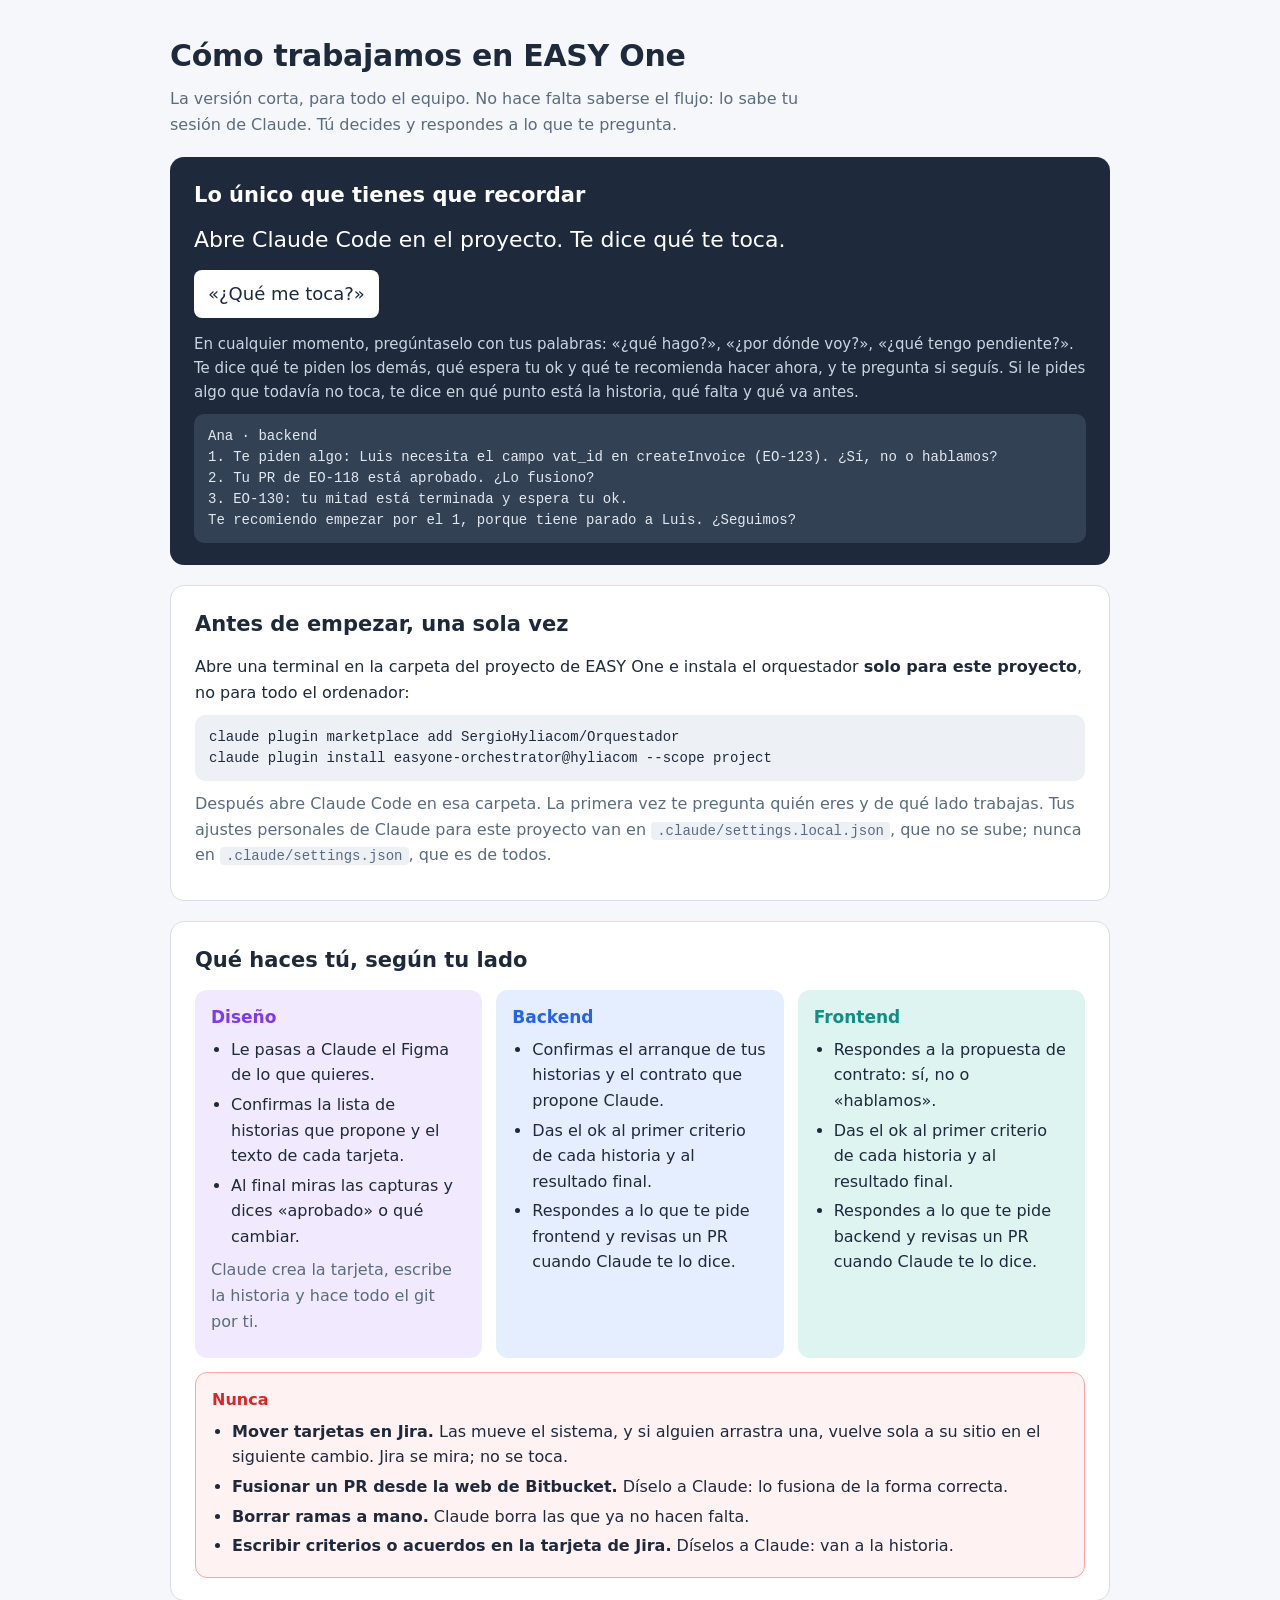
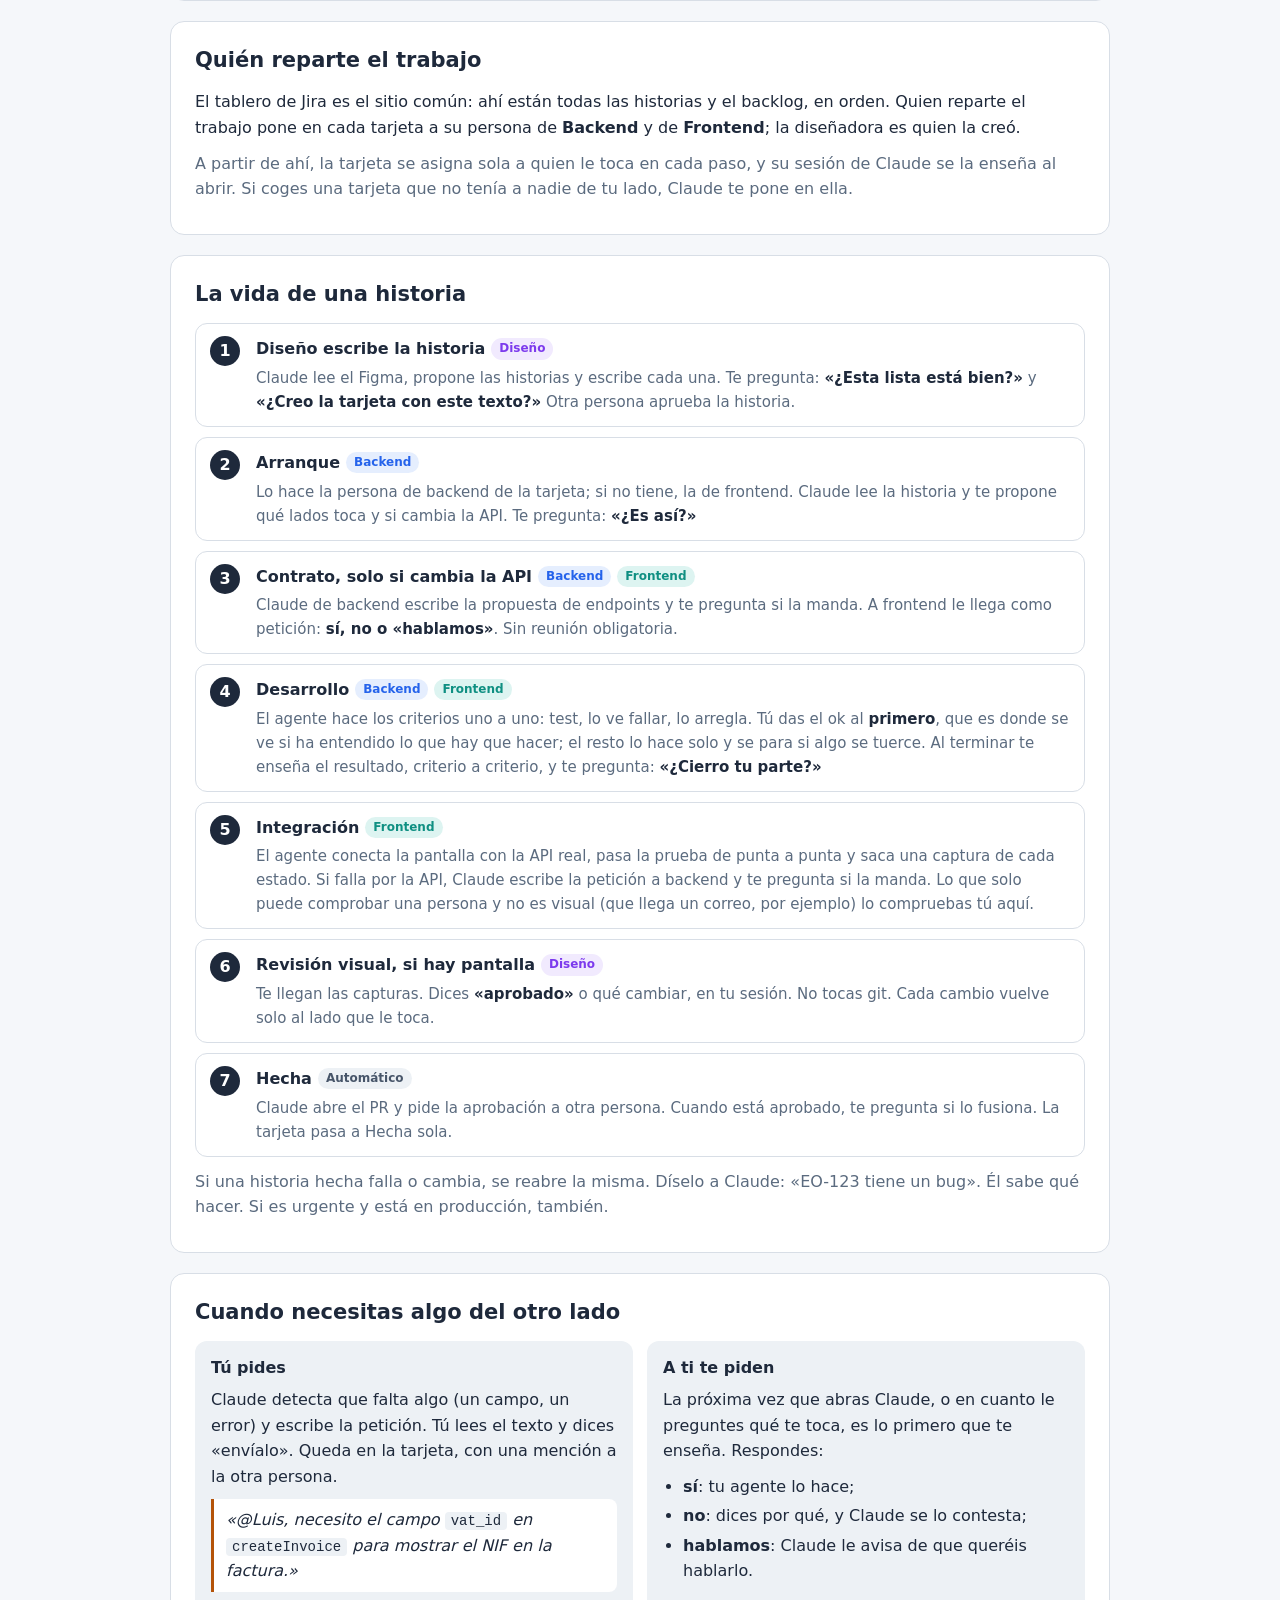
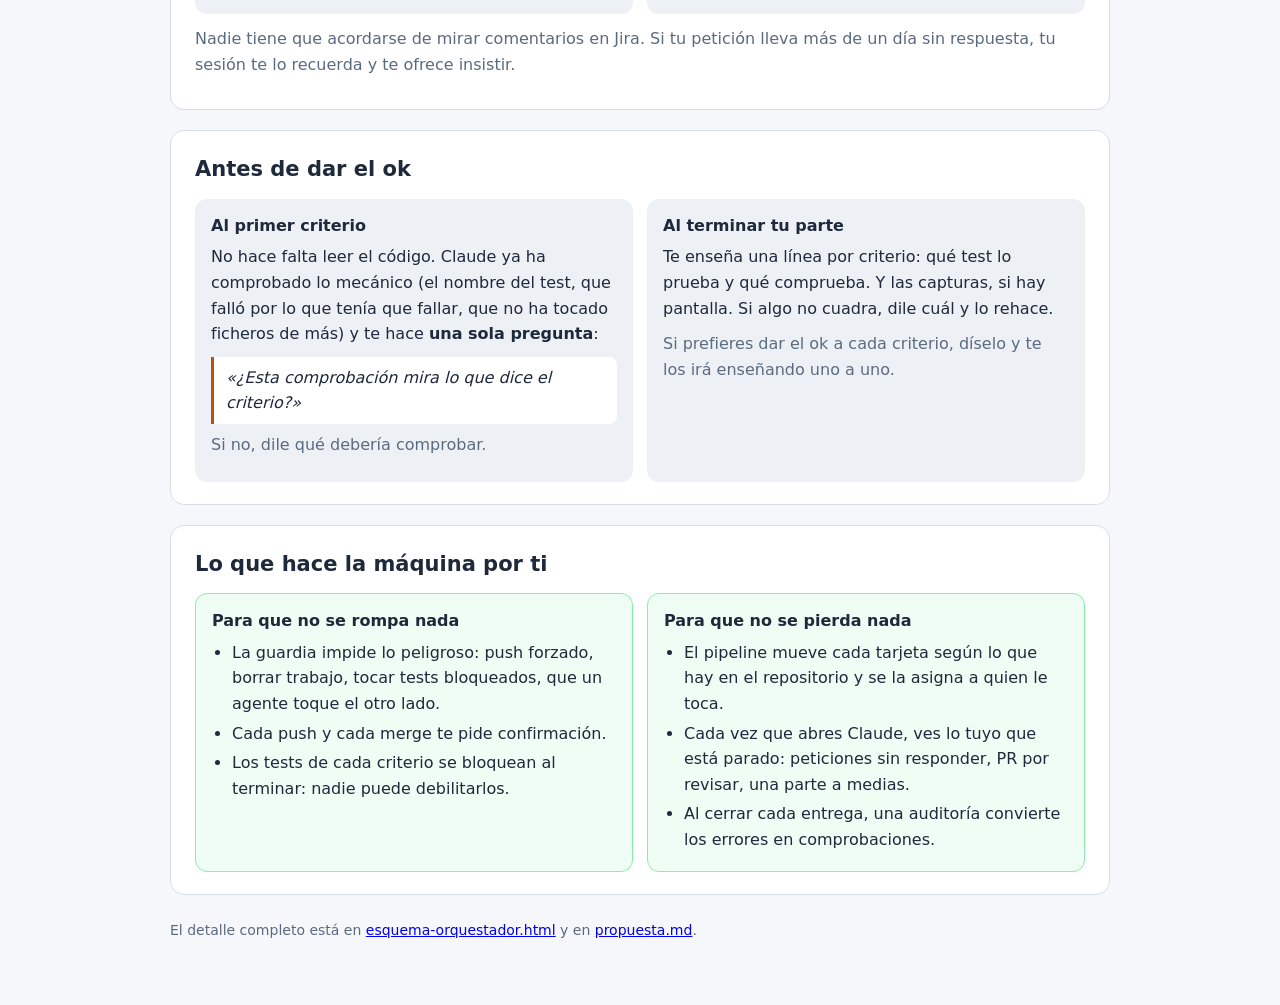
<file: docs/equipo.html>
<!doctype html>
<html lang="es">
<head>
<meta charset="utf-8">
<meta name="viewport" content="width=device-width, initial-scale=1">
<title>EASY One · Cómo trabajamos</title>
<style>
  :root {
    --ink: #1E293B; --muted: #5B6B7F; --line: #D8DEE6; --bg: #F5F7FA; --card: #FFFFFF;
    --design: #7C3AED; --design-soft: #F1EAFE;
    --back: #2563EB;   --back-soft: #E5EEFE;
    --front: #0F8F82;  --front-soft: #DDF4F1;
    --shared: #B45309; --shared-soft: #FDF0DE;
    --infra: #475569;  --infra-soft: #EDF1F5;
    --red: #DC2626; --red-soft: #FEF2F2; --green: #16A34A; --green-soft: #F0FDF4;
  }
  * { box-sizing: border-box; }
  body { margin: 0; background: var(--bg); color: var(--ink); font: 16px/1.6 system-ui, -apple-system, "Segoe UI", Roboto, sans-serif; }
  .wrap { max-width: 980px; margin: 0 auto; padding: 32px 20px 64px; }
  header h1 { font-size: 30px; margin: 0 0 6px; letter-spacing: -.01em; text-wrap: balance; }
  header p { margin: 0; color: var(--muted); max-width: 640px; }
  section { background: var(--card); border: 1px solid var(--line); border-radius: 14px; padding: 22px 24px; margin-top: 20px; }
  h2 { margin: 0 0 12px; font-size: 21px; }
  h3 { margin: 0 0 6px; font-size: 16px; }
  p { margin: 0 0 10px; }
  ul { margin: 0; padding-left: 20px; }
  li { margin: 4px 0; }
  code { font: 14px/1.4 ui-monospace, "Cascadia Code", Consolas, monospace; background: var(--infra-soft); padding: 1px 6px; border-radius: 4px; }
  .muted { color: var(--muted); }

  .hero { background: var(--ink); color: #fff; border: 0; }
  .hero h2 { color: #fff; }
  .hero .big { font-size: 22px; line-height: 1.4; margin: 0 0 14px; }
  .hero .say { display: inline-block; font-size: 18px; background: #fff; color: var(--ink); padding: 10px 14px; border-radius: 8px; }
  .hero p.small { color: #CBD5E1; margin: 14px 0 0; font-size: 15px; }

  .roles { display: grid; grid-template-columns: repeat(3, 1fr); gap: 14px; }
  .role { border-radius: 12px; padding: 14px 16px; }
  .role h3 { font-size: 17px; }
  .r-design { background: var(--design-soft); } .r-design h3 { color: var(--design); }
  .r-back { background: var(--back-soft); } .r-back h3 { color: var(--back); }
  .r-front { background: var(--front-soft); } .r-front h3 { color: var(--front); }
  .never { margin-top: 14px; background: var(--red-soft); border: 1px solid #FCA5A5; border-radius: 12px; padding: 14px 16px; }
  .never h3 { color: var(--red); }

  ol.flow { list-style: none; margin: 0; padding: 0; display: grid; gap: 10px; }
  ol.flow li { display: grid; grid-template-columns: 34px 1fr; gap: 12px; align-items: start; margin: 0; border: 1px solid var(--line); border-radius: 12px; padding: 12px 14px; }
  .n { width: 30px; height: 30px; border-radius: 50%; background: var(--ink); color: #fff; font-weight: 700; text-align: center; line-height: 30px; }
  .who { display: inline-block; font-size: 12px; font-weight: 700; padding: 1px 8px; border-radius: 999px; margin-left: 6px; vertical-align: 2px; }
  .w-design { background: var(--design-soft); color: var(--design); }
  .w-back { background: var(--back-soft); color: var(--back); }
  .w-front { background: var(--front-soft); color: var(--front); }
  .w-auto { background: var(--infra-soft); color: var(--infra); }
  .ask { display: block; margin-top: 4px; color: var(--muted); font-size: 15px; }
  .ask b { color: var(--ink); }

  .two { display: grid; grid-template-columns: 1fr 1fr; gap: 14px; }
  .box { background: var(--infra-soft); border-radius: 12px; padding: 14px 16px; }
  .ok { background: var(--green-soft); border: 1px solid #86EFAC; }
  .msg { font-style: italic; background: var(--card); border-left: 3px solid var(--shared); padding: 8px 12px; margin: 8px 0; border-radius: 0 8px 8px 0; }
  .example { font: 14px/1.5 ui-monospace, "Cascadia Code", Consolas, monospace; background: var(--infra-soft); border-radius: 10px; padding: 12px 14px; white-space: pre-wrap; margin: 10px 0 0; }

  footer { margin-top: 24px; color: var(--muted); font-size: 14px; }

  @media (max-width: 760px) {
    .roles, .two { grid-template-columns: 1fr; }
  }
  @media print { body { background: #fff; } section { break-inside: avoid; } }
</style>
</head>
<body>
<div class="wrap">

<header>
  <h1>Cómo trabajamos en EASY One</h1>
  <p>La versión corta, para todo el equipo. No hace falta saberse el flujo: lo sabe tu sesión de Claude. Tú decides y respondes a lo que te pregunta.</p>
</header>

<section class="hero">
  <h2>Lo único que tienes que recordar</h2>
  <p class="big">Abre Claude Code en el proyecto. Te dice qué te toca.</p>
  <span class="say">«¿Qué me toca?»</span>
  <p class="small">En cualquier momento, pregúntaselo con tus palabras: «¿qué hago?», «¿por dónde voy?», «¿qué tengo pendiente?». Te dice qué te piden los demás, qué espera tu ok y qué te recomienda hacer ahora, y te pregunta si seguís. Si le pides algo que todavía no toca, te dice en qué punto está la historia, qué falta y qué va antes.</p>
  <div class="example" style="background:#334155;color:#E2E8F0">Ana · backend
1. Te piden algo: Luis necesita el campo vat_id en createInvoice (EO-123). ¿Sí, no o hablamos?
2. Tu PR de EO-118 está aprobado. ¿Lo fusiono?
3. EO-130: tu mitad está terminada y espera tu ok.
Te recomiendo empezar por el 1, porque tiene parado a Luis. ¿Seguimos?</div>
</section>

<section>
  <h2>Antes de empezar, una sola vez</h2>
  <p>Abre una terminal en la carpeta del proyecto de EASY One e instala el orquestador <b>solo para este proyecto</b>, no para todo el ordenador:</p>
  <div class="example">claude plugin marketplace add SergioHyliacom/Orquestador
claude plugin install easyone-orchestrator@hyliacom --scope project</div>
  <p class="muted" style="margin-top:10px">Después abre Claude Code en esa carpeta. La primera vez te pregunta quién eres y de qué lado trabajas. Tus ajustes personales de Claude para este proyecto van en <code>.claude/settings.local.json</code>, que no se sube; nunca en <code>.claude/settings.json</code>, que es de todos.</p>
</section>

<section>
  <h2>Qué haces tú, según tu lado</h2>
  <div class="roles">
    <div class="role r-design">
      <h3>Diseño</h3>
      <ul>
        <li>Le pasas a Claude el Figma de lo que quieres.</li>
        <li>Confirmas la lista de historias que propone y el texto de cada tarjeta.</li>
        <li>Al final miras las capturas y dices «aprobado» o qué cambiar.</li>
      </ul>
      <p class="muted" style="margin-top:8px">Claude crea la tarjeta, escribe la historia y hace todo el git por ti.</p>
    </div>
    <div class="role r-back">
      <h3>Backend</h3>
      <ul>
        <li>Confirmas el arranque de tus historias y el contrato que propone Claude.</li>
        <li>Das el ok al primer criterio de cada historia y al resultado final.</li>
        <li>Respondes a lo que te pide frontend y revisas un PR cuando Claude te lo dice.</li>
      </ul>
    </div>
    <div class="role r-front">
      <h3>Frontend</h3>
      <ul>
        <li>Respondes a la propuesta de contrato: sí, no o «hablamos».</li>
        <li>Das el ok al primer criterio de cada historia y al resultado final.</li>
        <li>Respondes a lo que te pide backend y revisas un PR cuando Claude te lo dice.</li>
      </ul>
    </div>
  </div>
  <div class="never">
    <h3>Nunca</h3>
    <ul>
      <li><b>Mover tarjetas en Jira.</b> Las mueve el sistema, y si alguien arrastra una, vuelve sola a su sitio en el siguiente cambio. Jira se mira; no se toca.</li>
      <li><b>Fusionar un PR desde la web de Bitbucket.</b> Díselo a Claude: lo fusiona de la forma correcta.</li>
      <li><b>Borrar ramas a mano.</b> Claude borra las que ya no hacen falta.</li>
      <li><b>Escribir criterios o acuerdos en la tarjeta de Jira.</b> Díselos a Claude: van a la historia.</li>
    </ul>
  </div>
</section>

<section>
  <h2>Quién reparte el trabajo</h2>
  <p>El tablero de Jira es el sitio común: ahí están todas las historias y el backlog, en orden. Quien reparte el trabajo pone en cada tarjeta a su persona de <b>Backend</b> y de <b>Frontend</b>; la diseñadora es quien la creó.</p>
  <p class="muted">A partir de ahí, la tarjeta se asigna sola a quien le toca en cada paso, y su sesión de Claude se la enseña al abrir. Si coges una tarjeta que no tenía a nadie de tu lado, Claude te pone en ella.</p>
</section>

<section>
  <h2>La vida de una historia</h2>
  <ol class="flow">
    <li><span class="n">1</span><div><b>Diseño escribe la historia</b><span class="who w-design">Diseño</span>
      <span class="ask">Claude lee el Figma, propone las historias y escribe cada una. Te pregunta: <b>«¿Esta lista está bien?»</b> y <b>«¿Creo la tarjeta con este texto?»</b> Otra persona aprueba la historia.</span></div></li>
    <li><span class="n">2</span><div><b>Arranque</b><span class="who w-back">Backend</span>
      <span class="ask">Lo hace la persona de backend de la tarjeta; si no tiene, la de frontend. Claude lee la historia y te propone qué lados toca y si cambia la API. Te pregunta: <b>«¿Es así?»</b></span></div></li>
    <li><span class="n">3</span><div><b>Contrato, solo si cambia la API</b><span class="who w-back">Backend</span><span class="who w-front">Frontend</span>
      <span class="ask">Claude de backend escribe la propuesta de endpoints y te pregunta si la manda. A frontend le llega como petición: <b>sí, no o «hablamos»</b>. Sin reunión obligatoria.</span></div></li>
    <li><span class="n">4</span><div><b>Desarrollo</b><span class="who w-back">Backend</span><span class="who w-front">Frontend</span>
      <span class="ask">El agente hace los criterios uno a uno: test, lo ve fallar, lo arregla. Tú das el ok al <b>primero</b>, que es donde se ve si ha entendido lo que hay que hacer; el resto lo hace solo y se para si algo se tuerce. Al terminar te enseña el resultado, criterio a criterio, y te pregunta: <b>«¿Cierro tu parte?»</b></span></div></li>
    <li><span class="n">5</span><div><b>Integración</b><span class="who w-front">Frontend</span>
      <span class="ask">El agente conecta la pantalla con la API real, pasa la prueba de punta a punta y saca una captura de cada estado. Si falla por la API, Claude escribe la petición a backend y te pregunta si la manda. Lo que solo puede comprobar una persona y no es visual (que llega un correo, por ejemplo) lo compruebas tú aquí.</span></div></li>
    <li><span class="n">6</span><div><b>Revisión visual, si hay pantalla</b><span class="who w-design">Diseño</span>
      <span class="ask">Te llegan las capturas. Dices <b>«aprobado»</b> o qué cambiar, en tu sesión. No tocas git. Cada cambio vuelve solo al lado que le toca.</span></div></li>
    <li><span class="n">7</span><div><b>Hecha</b><span class="who w-auto">Automático</span>
      <span class="ask">Claude abre el PR y pide la aprobación a otra persona. Cuando está aprobado, te pregunta si lo fusiona. La tarjeta pasa a Hecha sola.</span></div></li>
  </ol>
  <p class="muted" style="margin-top:12px">Si una historia hecha falla o cambia, se reabre la misma. Díselo a Claude: «EO-123 tiene un bug». Él sabe qué hacer. Si es urgente y está en producción, también.</p>
</section>

<section>
  <h2>Cuando necesitas algo del otro lado</h2>
  <div class="two">
    <div class="box">
      <h3>Tú pides</h3>
      <p>Claude detecta que falta algo (un campo, un error) y escribe la petición. Tú lees el texto y dices «envíalo». Queda en la tarjeta, con una mención a la otra persona.</p>
      <div class="msg">«@Luis, necesito el campo <code>vat_id</code> en <code>createInvoice</code> para mostrar el NIF en la factura.»</div>
    </div>
    <div class="box">
      <h3>A ti te piden</h3>
      <p>La próxima vez que abras Claude, o en cuanto le preguntes qué te toca, es lo primero que te enseña. Respondes:</p>
      <ul><li><b>sí</b>: tu agente lo hace;</li><li><b>no</b>: dices por qué, y Claude se lo contesta;</li><li><b>hablamos</b>: Claude le avisa de que queréis hablarlo.</li></ul>
    </div>
  </div>
  <p class="muted" style="margin-top:12px">Nadie tiene que acordarse de mirar comentarios en Jira. Si tu petición lleva más de un día sin respuesta, tu sesión te lo recuerda y te ofrece insistir.</p>
</section>

<section>
  <h2>Antes de dar el ok</h2>
  <div class="two">
    <div class="box">
      <h3>Al primer criterio</h3>
      <p>No hace falta leer el código. Claude ya ha comprobado lo mecánico (el nombre del test, que falló por lo que tenía que fallar, que no ha tocado ficheros de más) y te hace <b>una sola pregunta</b>:</p>
      <div class="msg">«¿Esta comprobación mira lo que dice el criterio?»</div>
      <p class="muted">Si no, dile qué debería comprobar.</p>
    </div>
    <div class="box">
      <h3>Al terminar tu parte</h3>
      <p>Te enseña una línea por criterio: qué test lo prueba y qué comprueba. Y las capturas, si hay pantalla. Si algo no cuadra, dile cuál y lo rehace.</p>
      <p class="muted">Si prefieres dar el ok a cada criterio, díselo y te los irá enseñando uno a uno.</p>
    </div>
  </div>
</section>

<section>
  <h2>Lo que hace la máquina por ti</h2>
  <div class="two">
    <div class="box ok">
      <h3>Para que no se rompa nada</h3>
      <ul>
        <li>La guardia impide lo peligroso: push forzado, borrar trabajo, tocar tests bloqueados, que un agente toque el otro lado.</li>
        <li>Cada push y cada merge te pide confirmación.</li>
        <li>Los tests de cada criterio se bloquean al terminar: nadie puede debilitarlos.</li>
      </ul>
    </div>
    <div class="box ok">
      <h3>Para que no se pierda nada</h3>
      <ul>
        <li>El pipeline mueve cada tarjeta según lo que hay en el repositorio y se la asigna a quien le toca.</li>
        <li>Cada vez que abres Claude, ves lo tuyo que está parado: peticiones sin responder, PR por revisar, una parte a medias.</li>
        <li>Al cerrar cada entrega, una auditoría convierte los errores en comprobaciones.</li>
      </ul>
    </div>
  </div>
</section>

<footer>
  El detalle completo está en <a href="esquema-orquestador.html">esquema-orquestador.html</a> y en <a href="propuesta.md">propuesta.md</a>.
</footer>

</div>
</body>
</html>
</file>
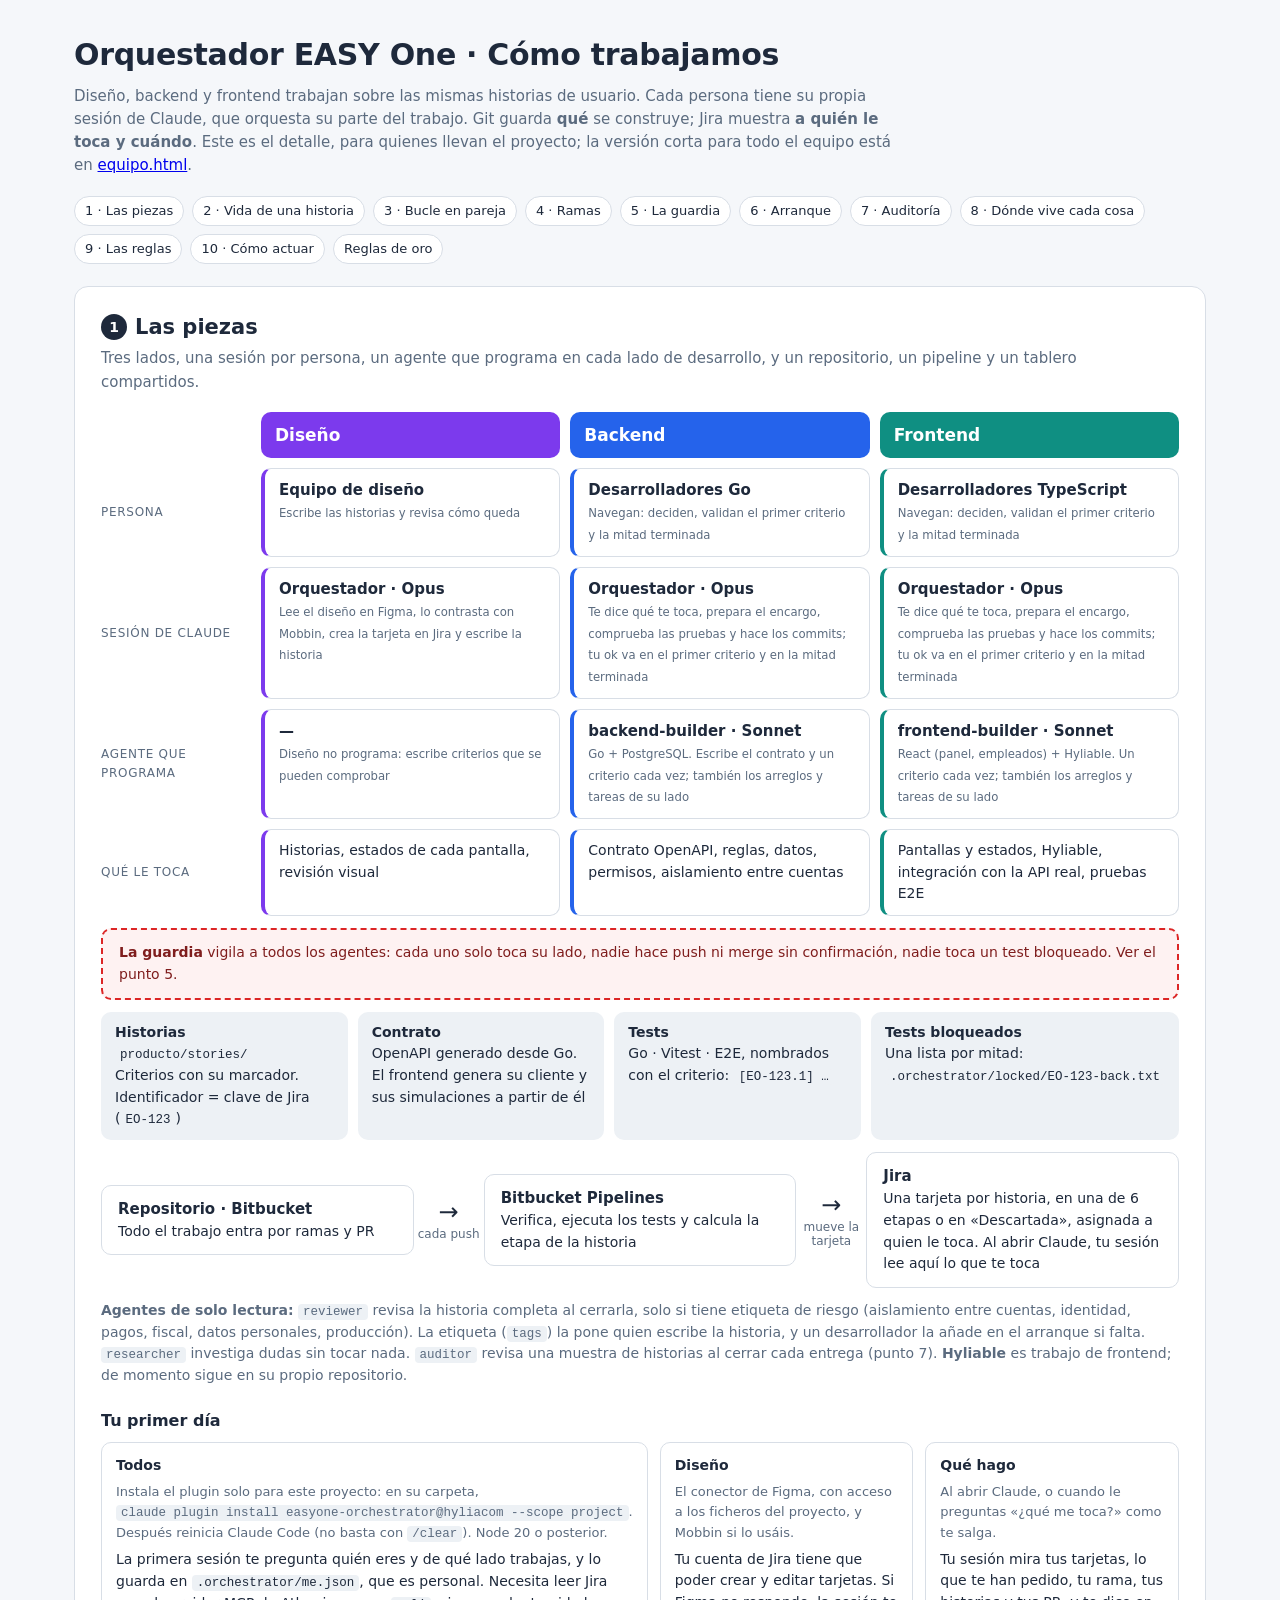
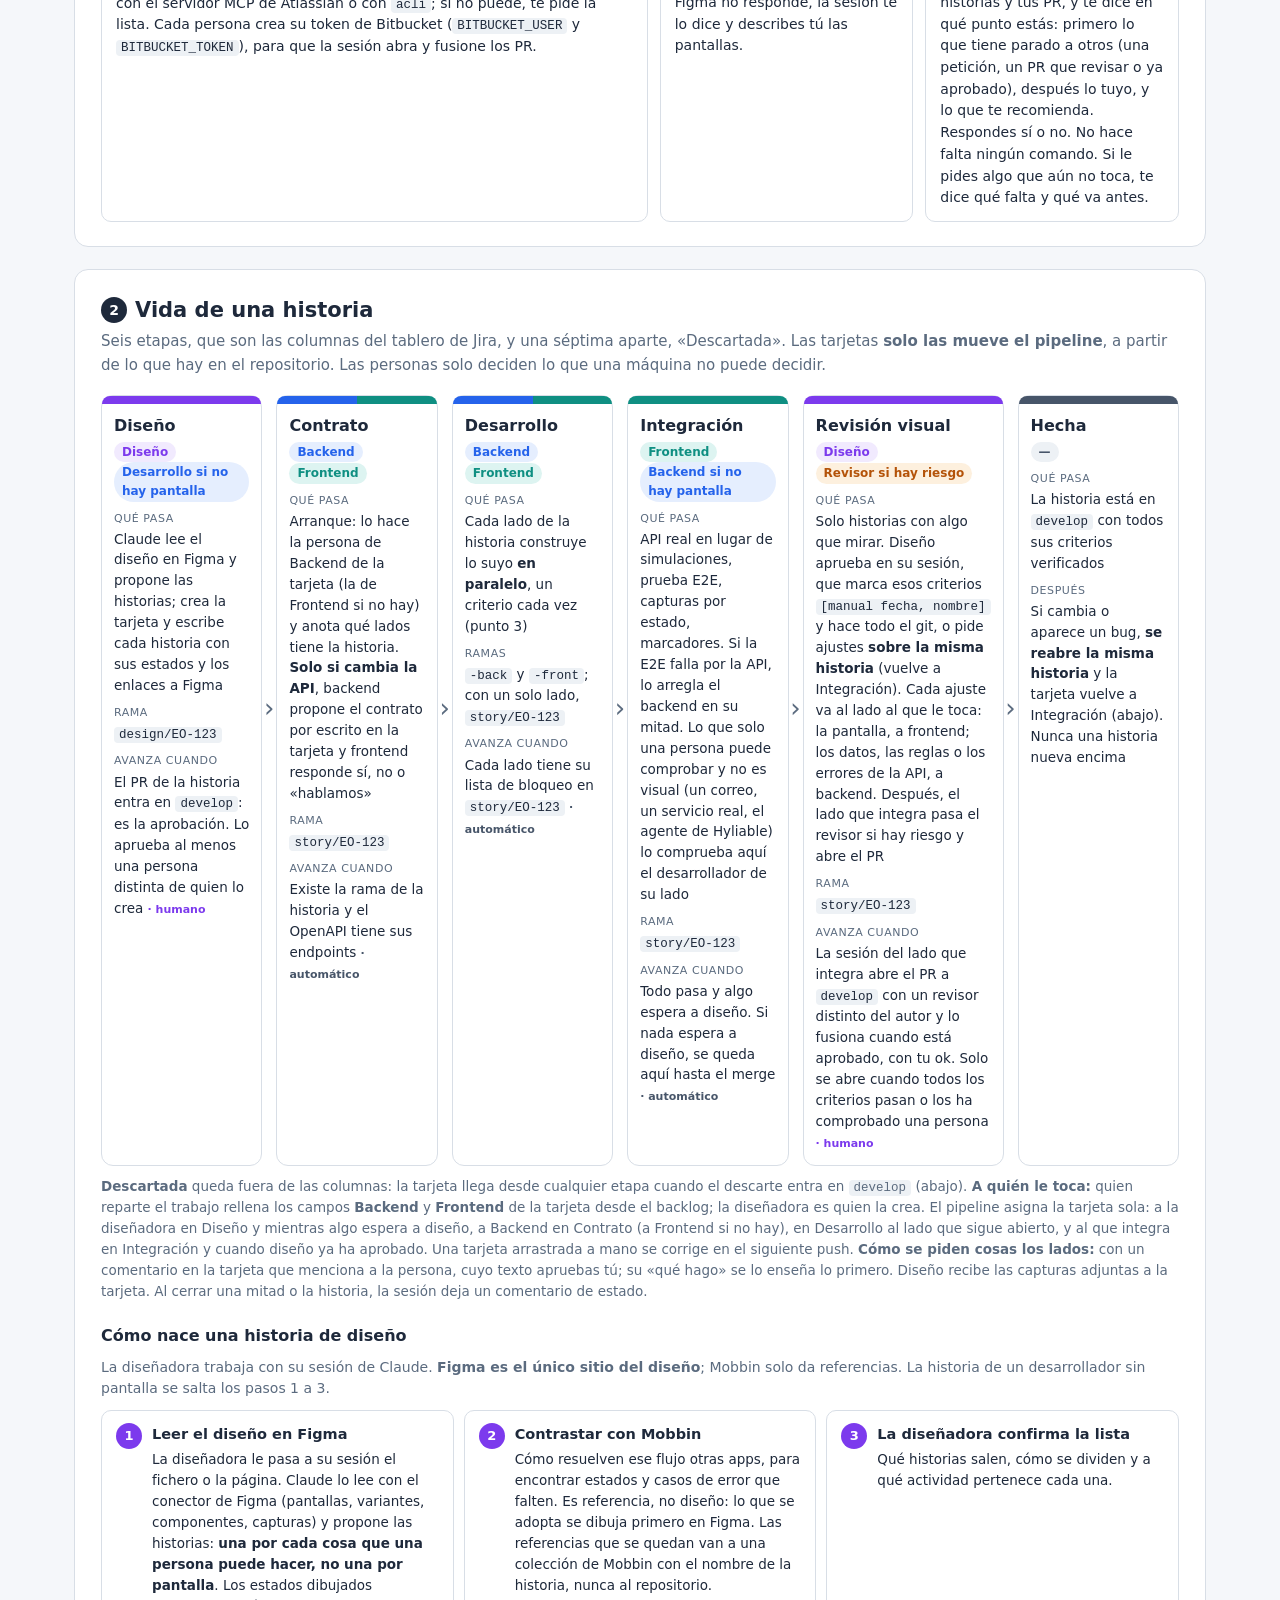
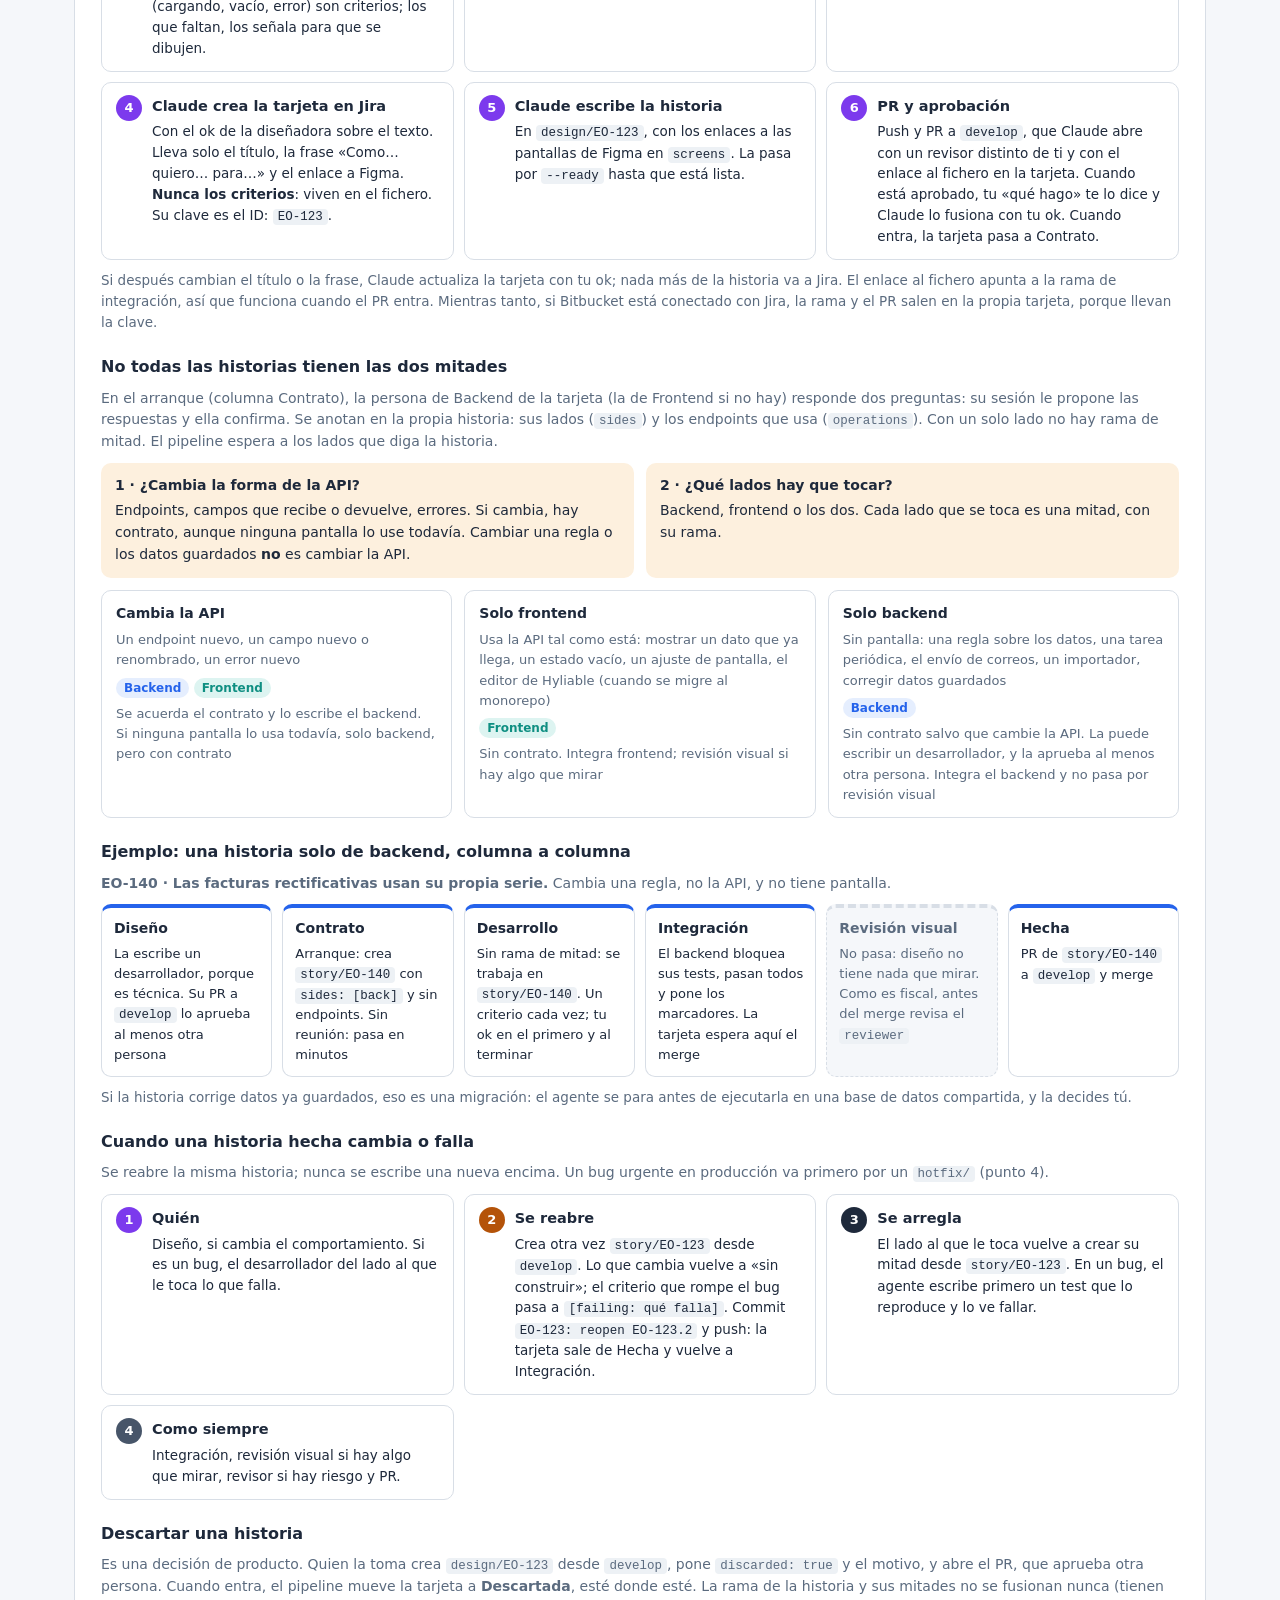
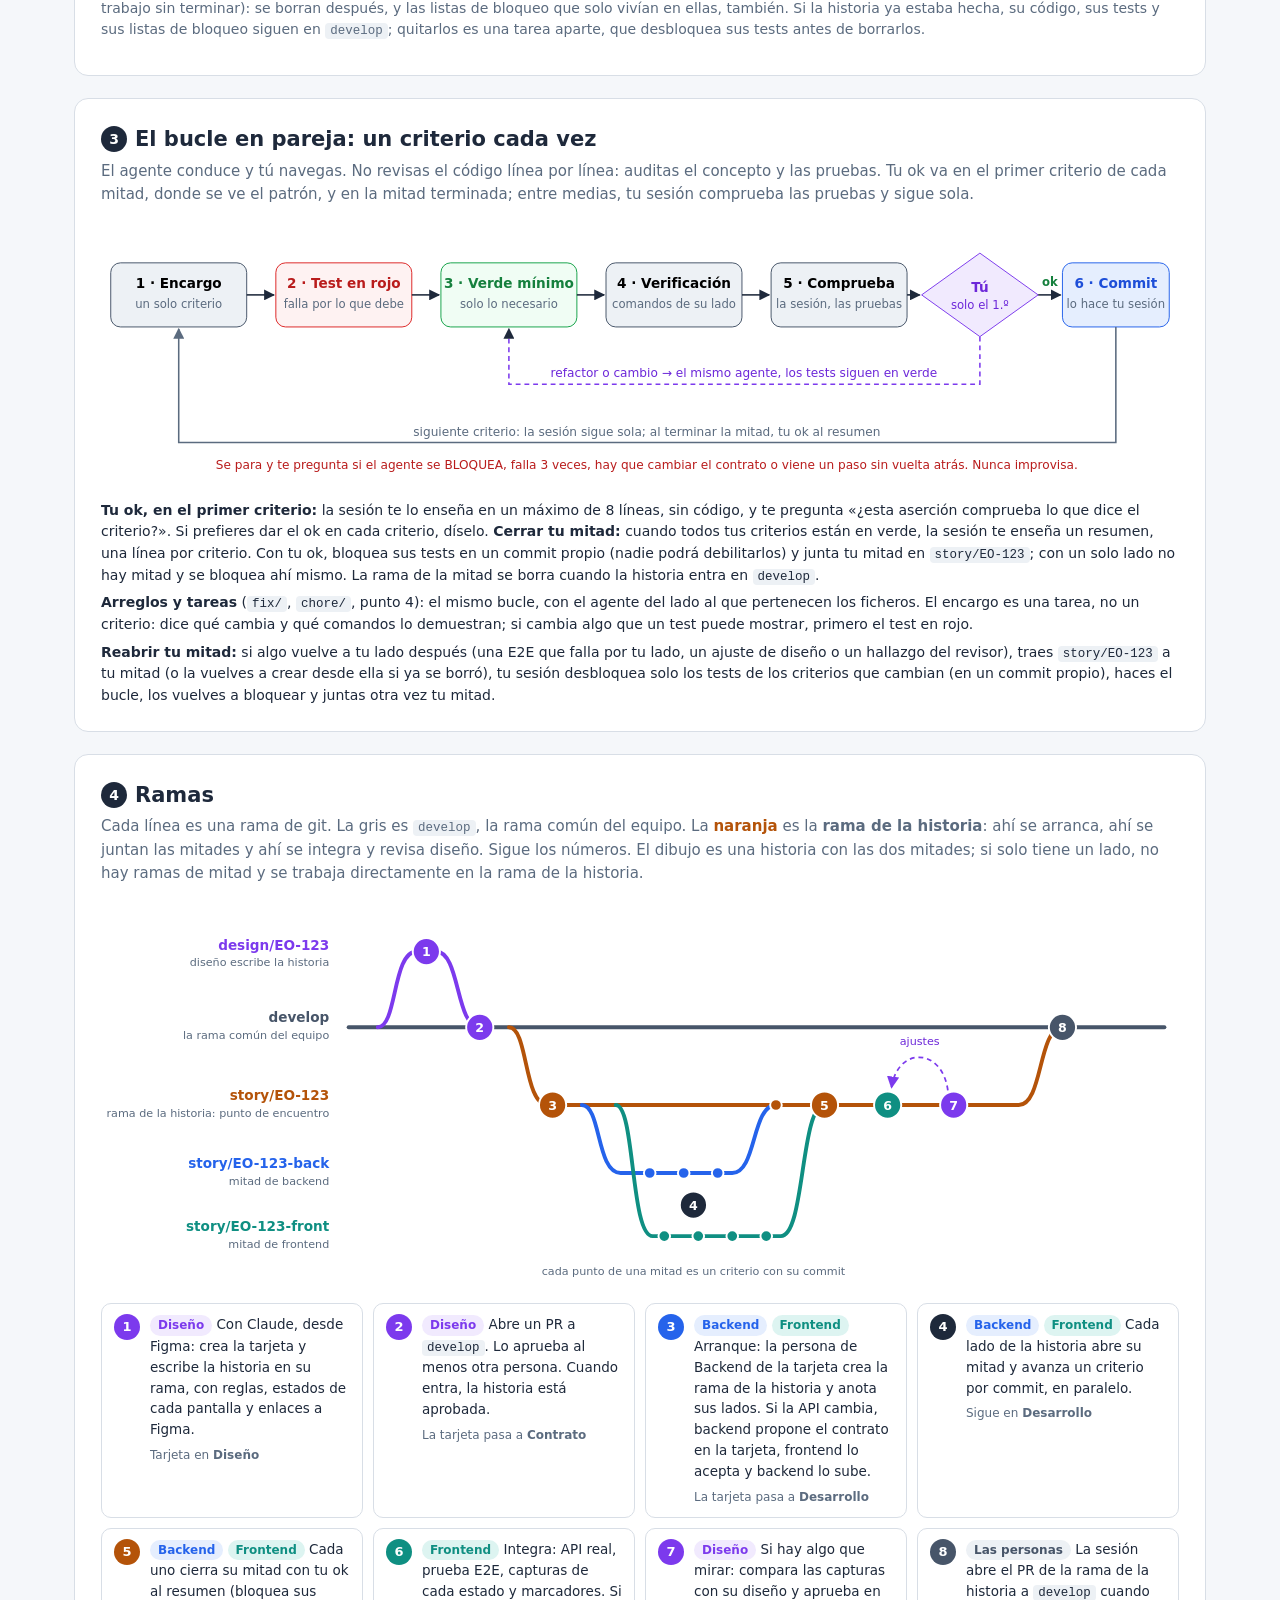
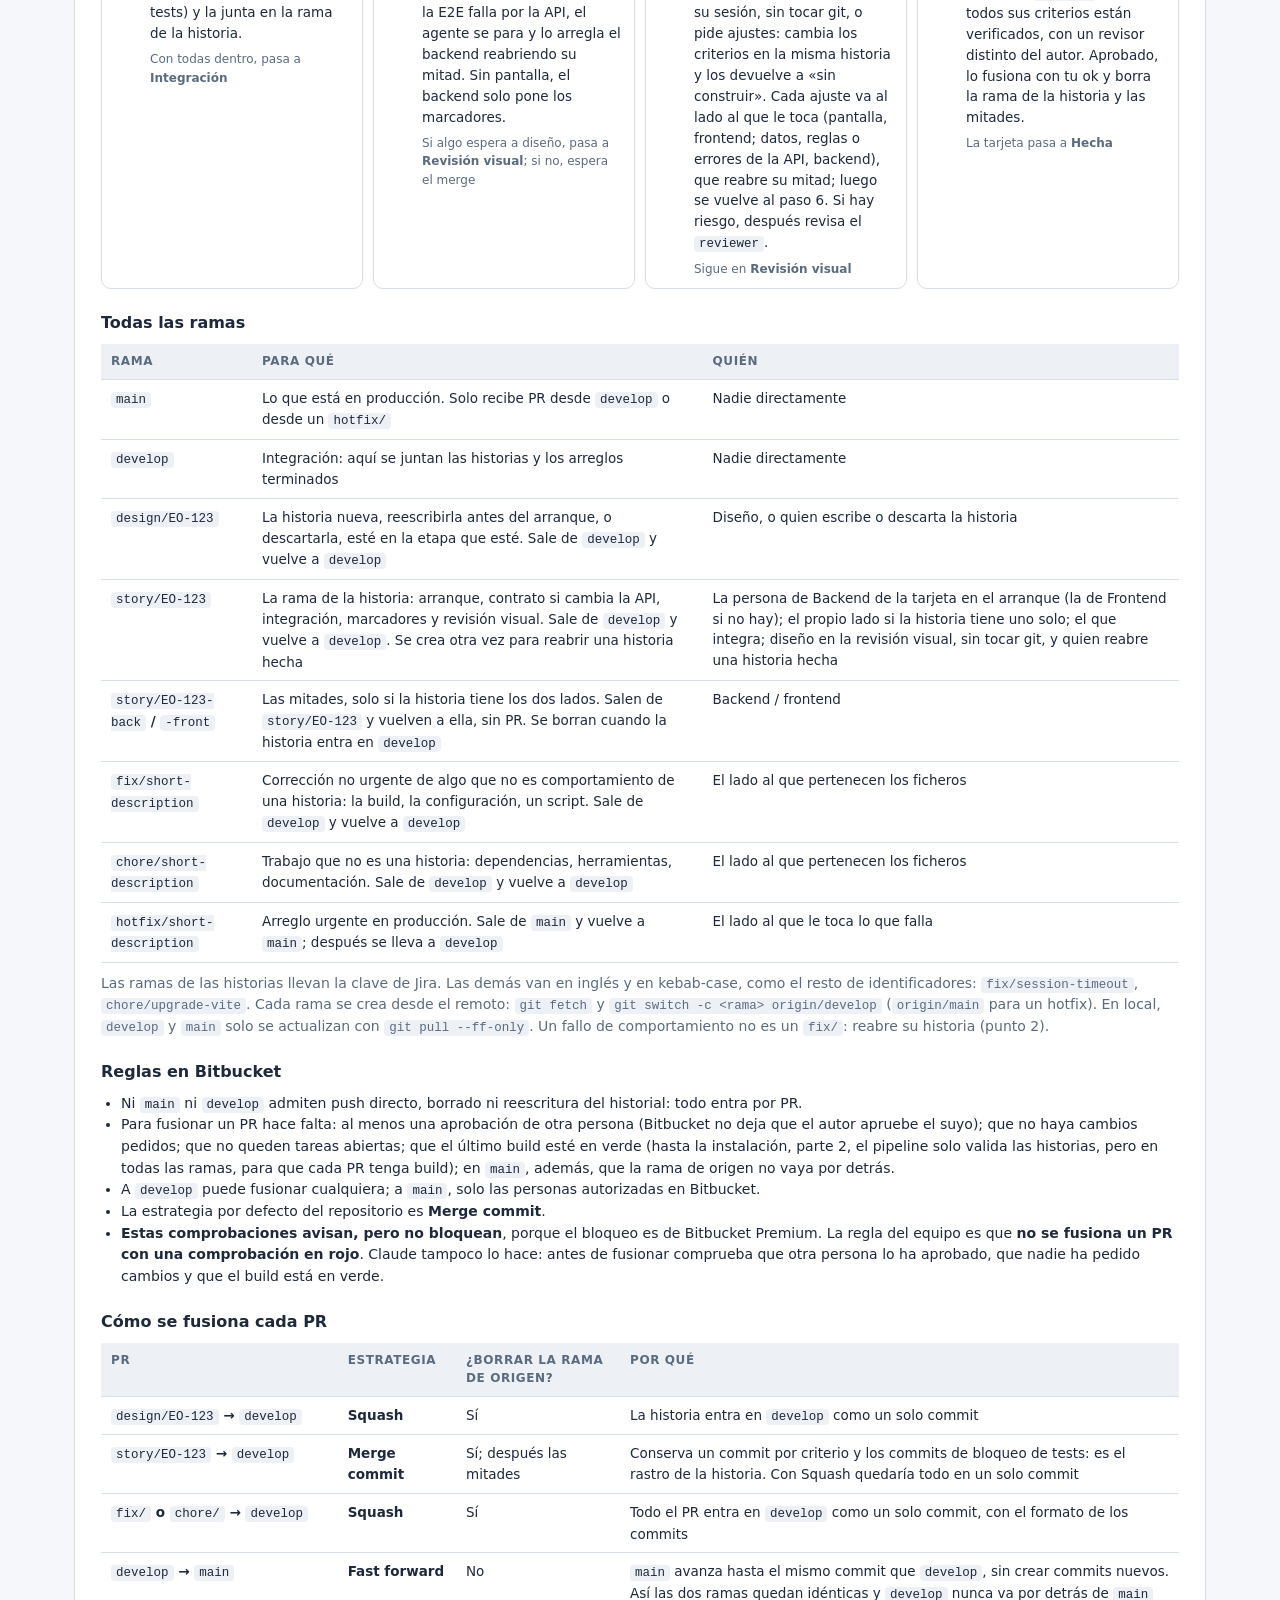
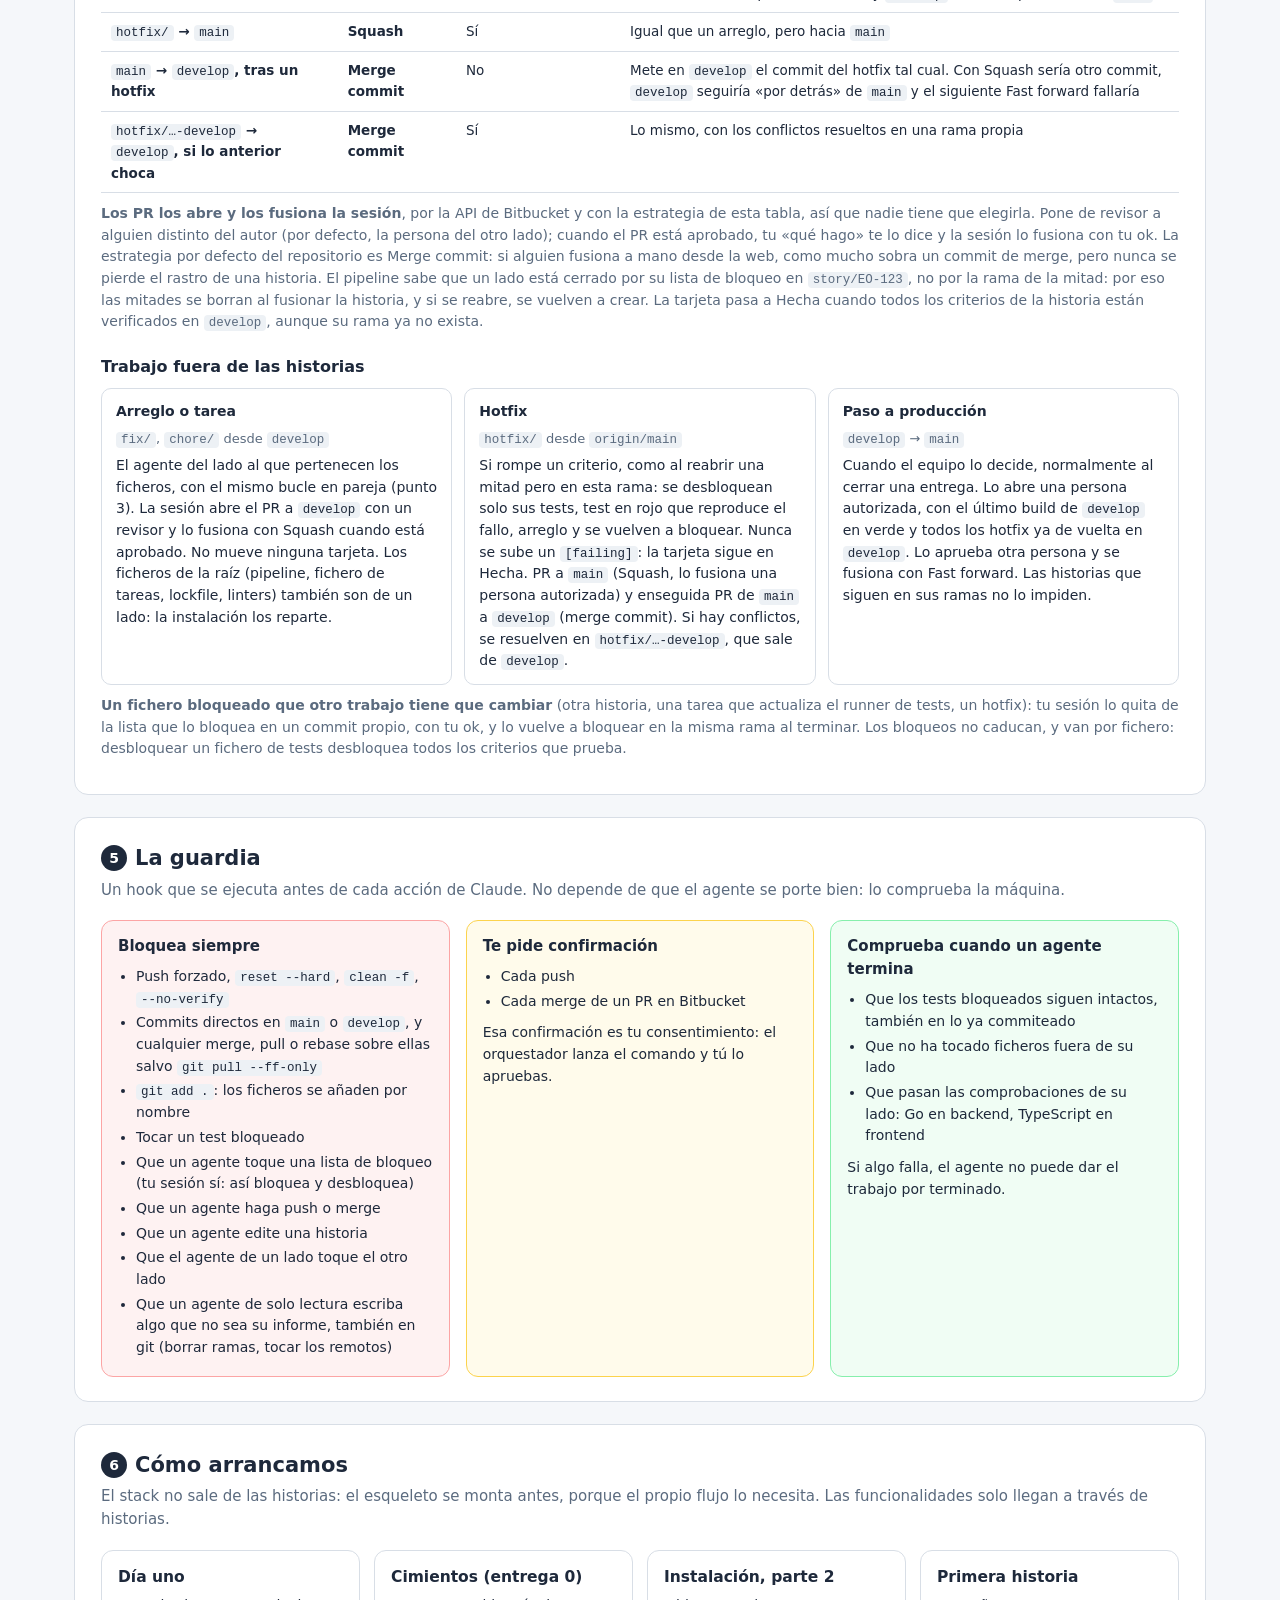
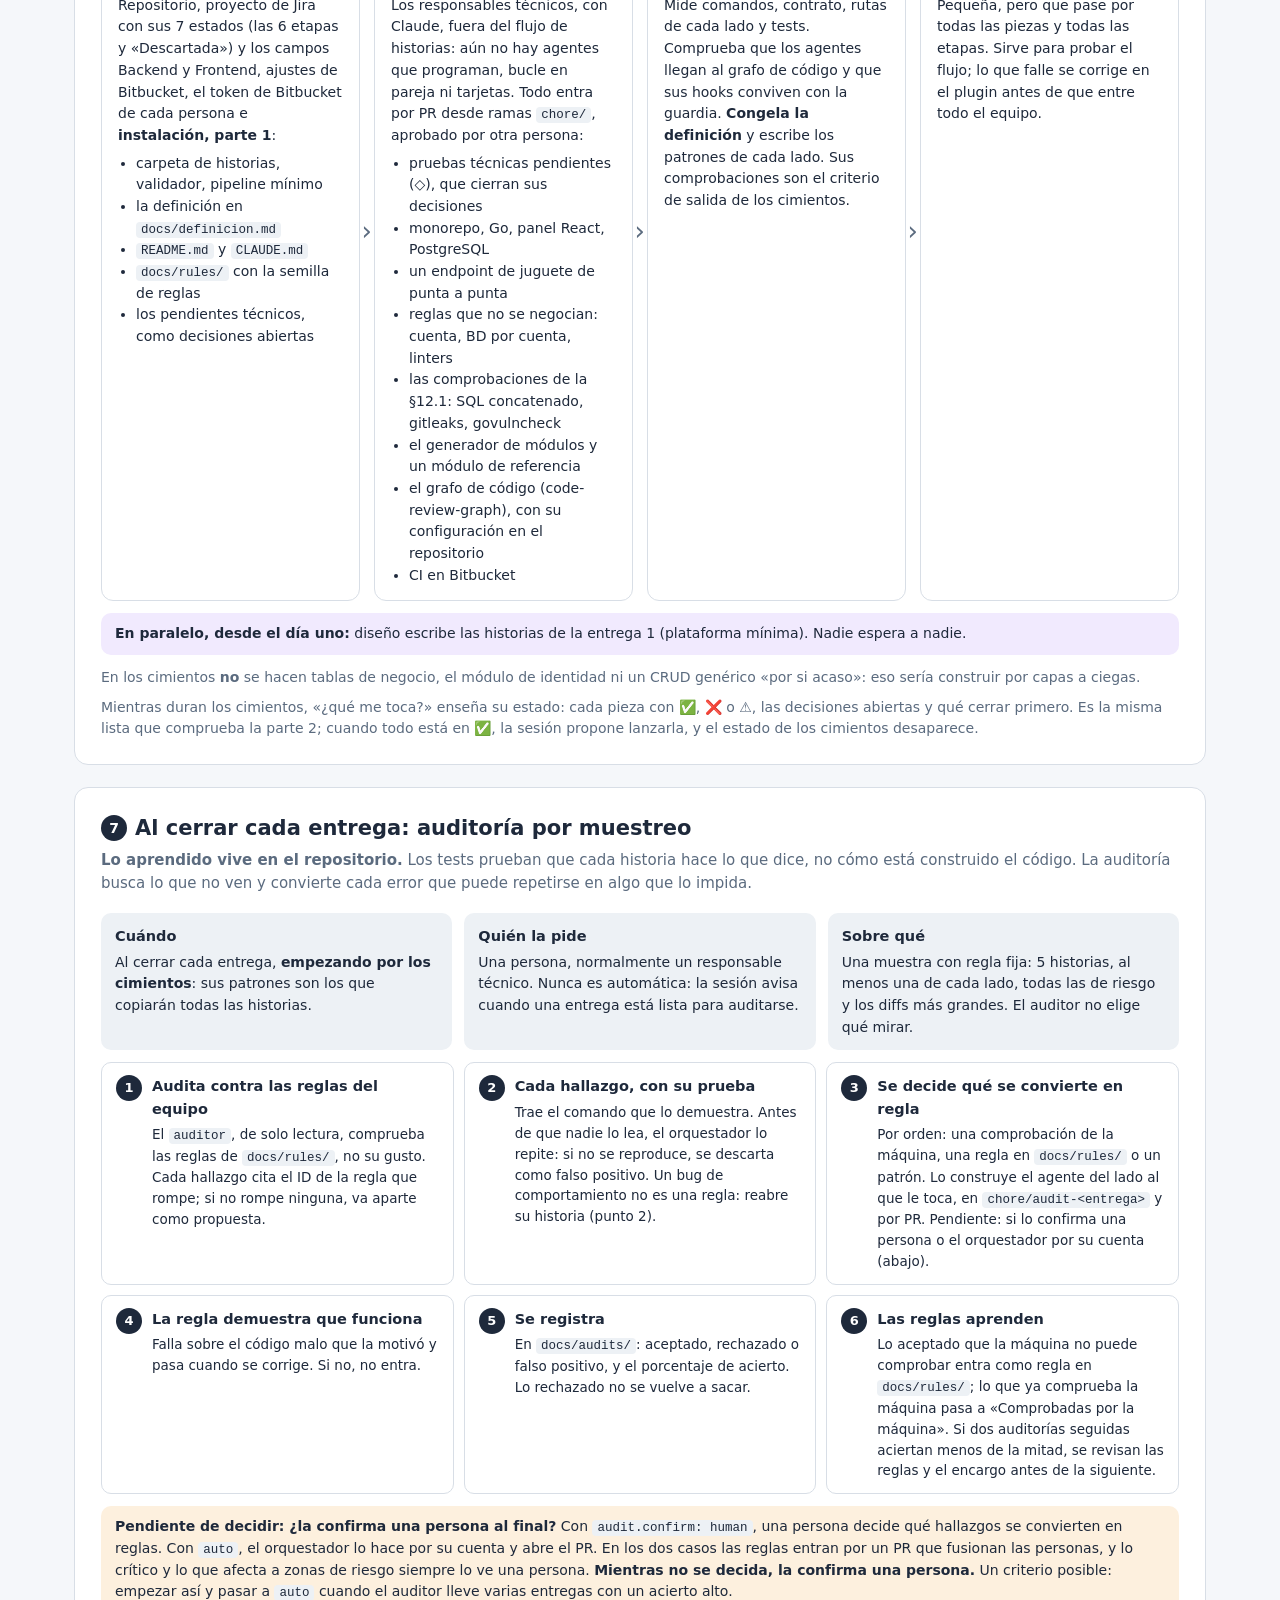
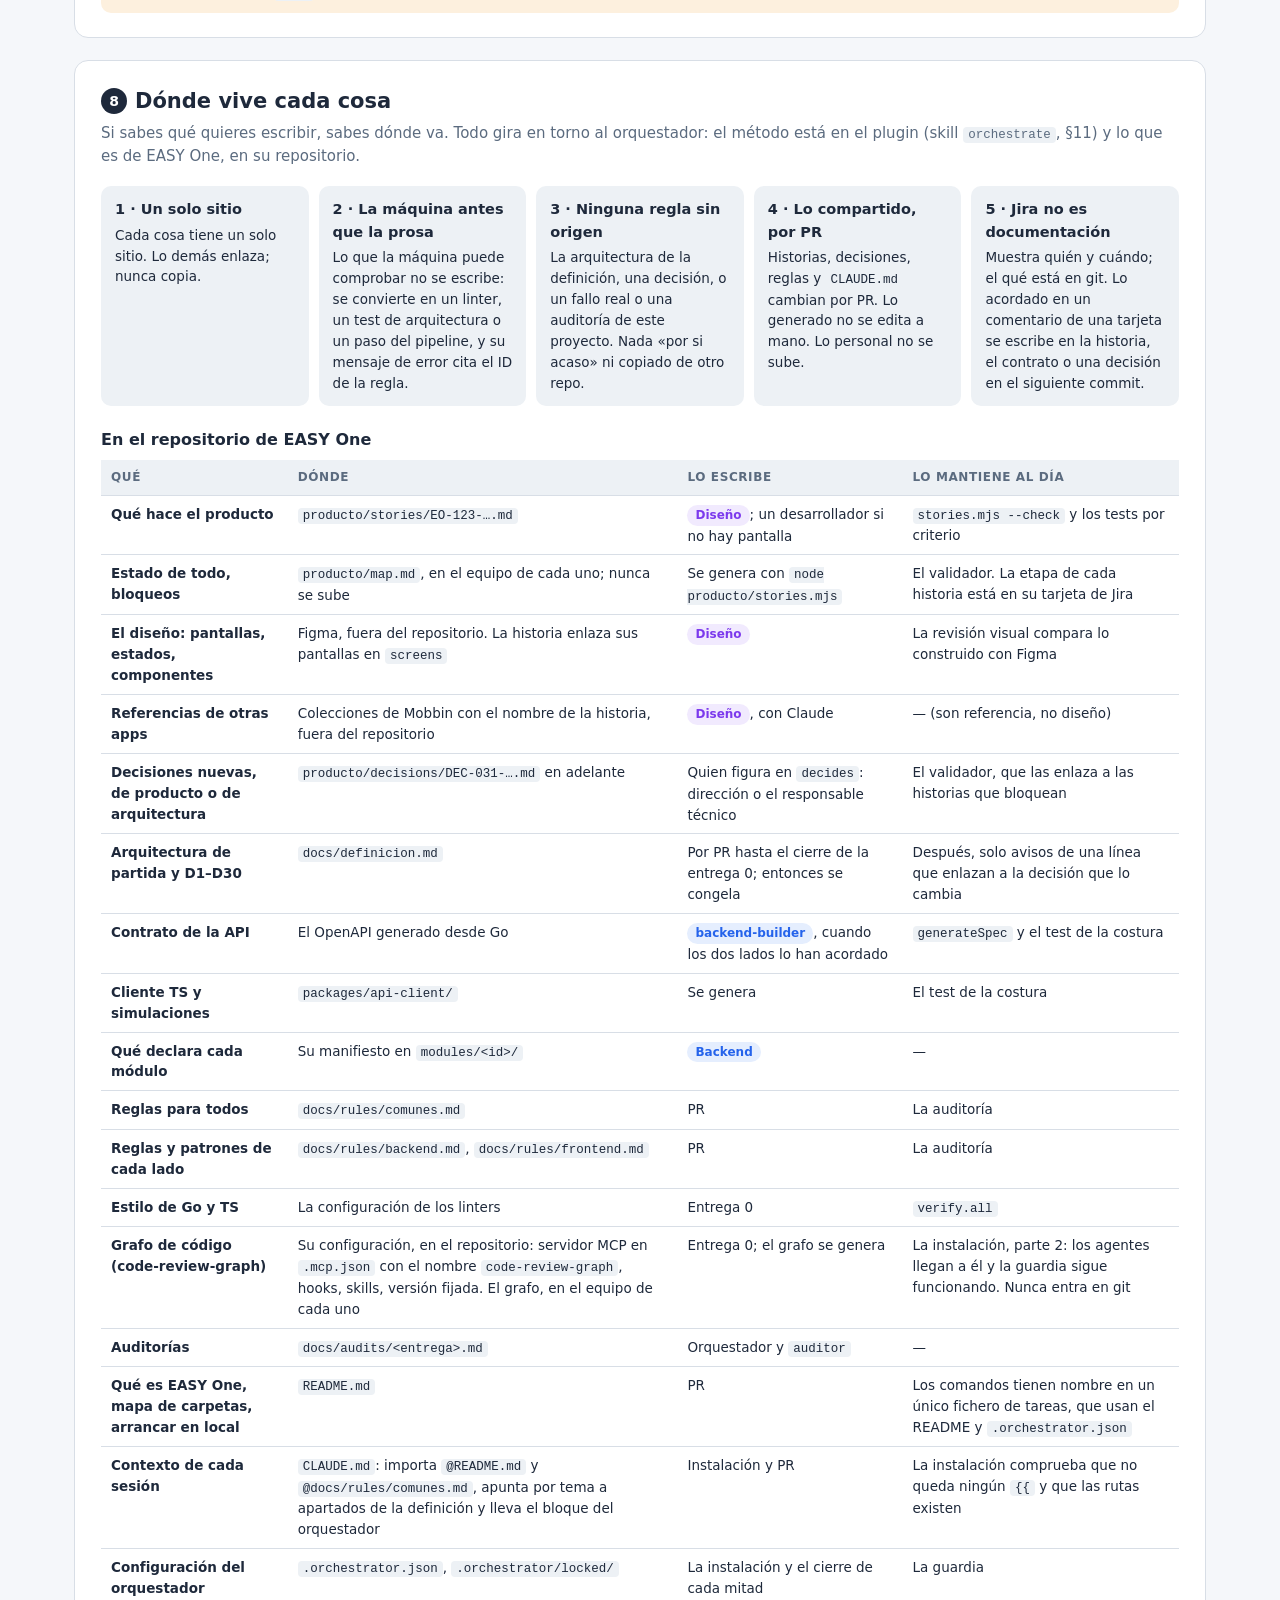
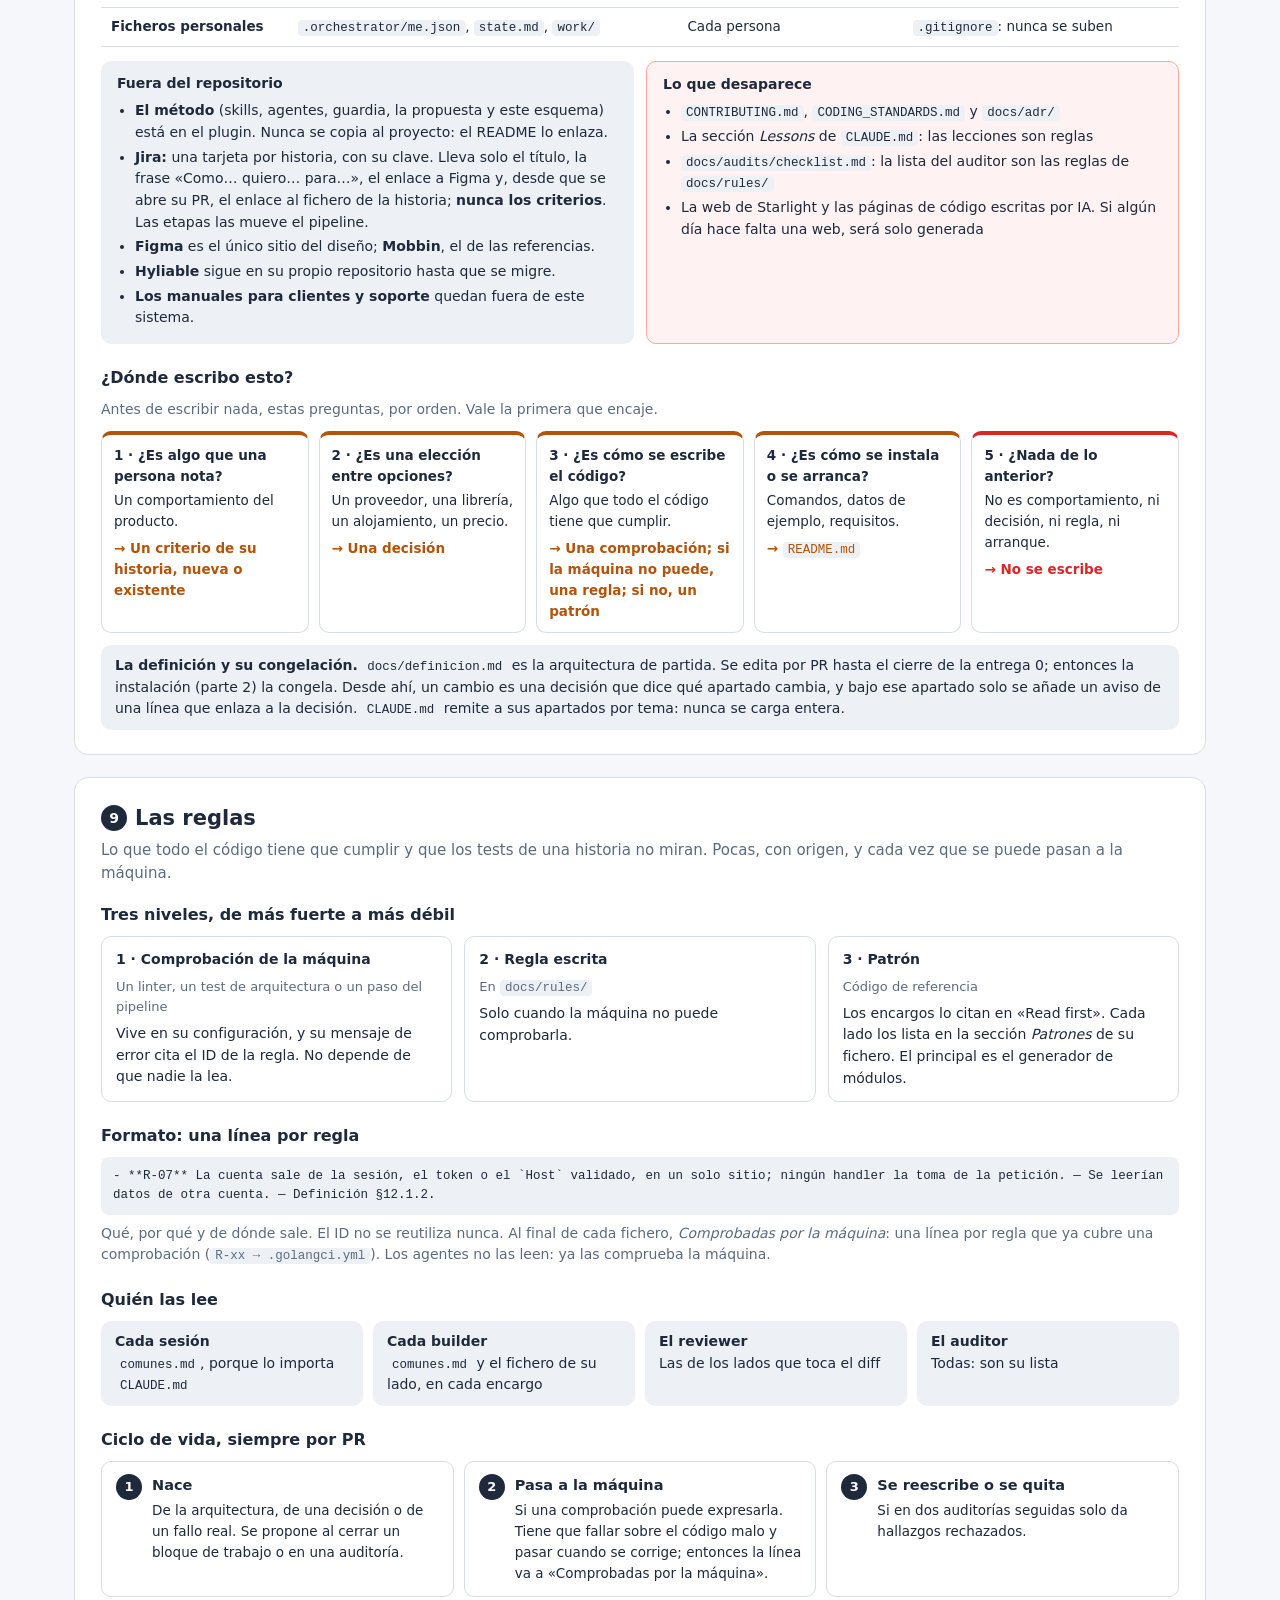
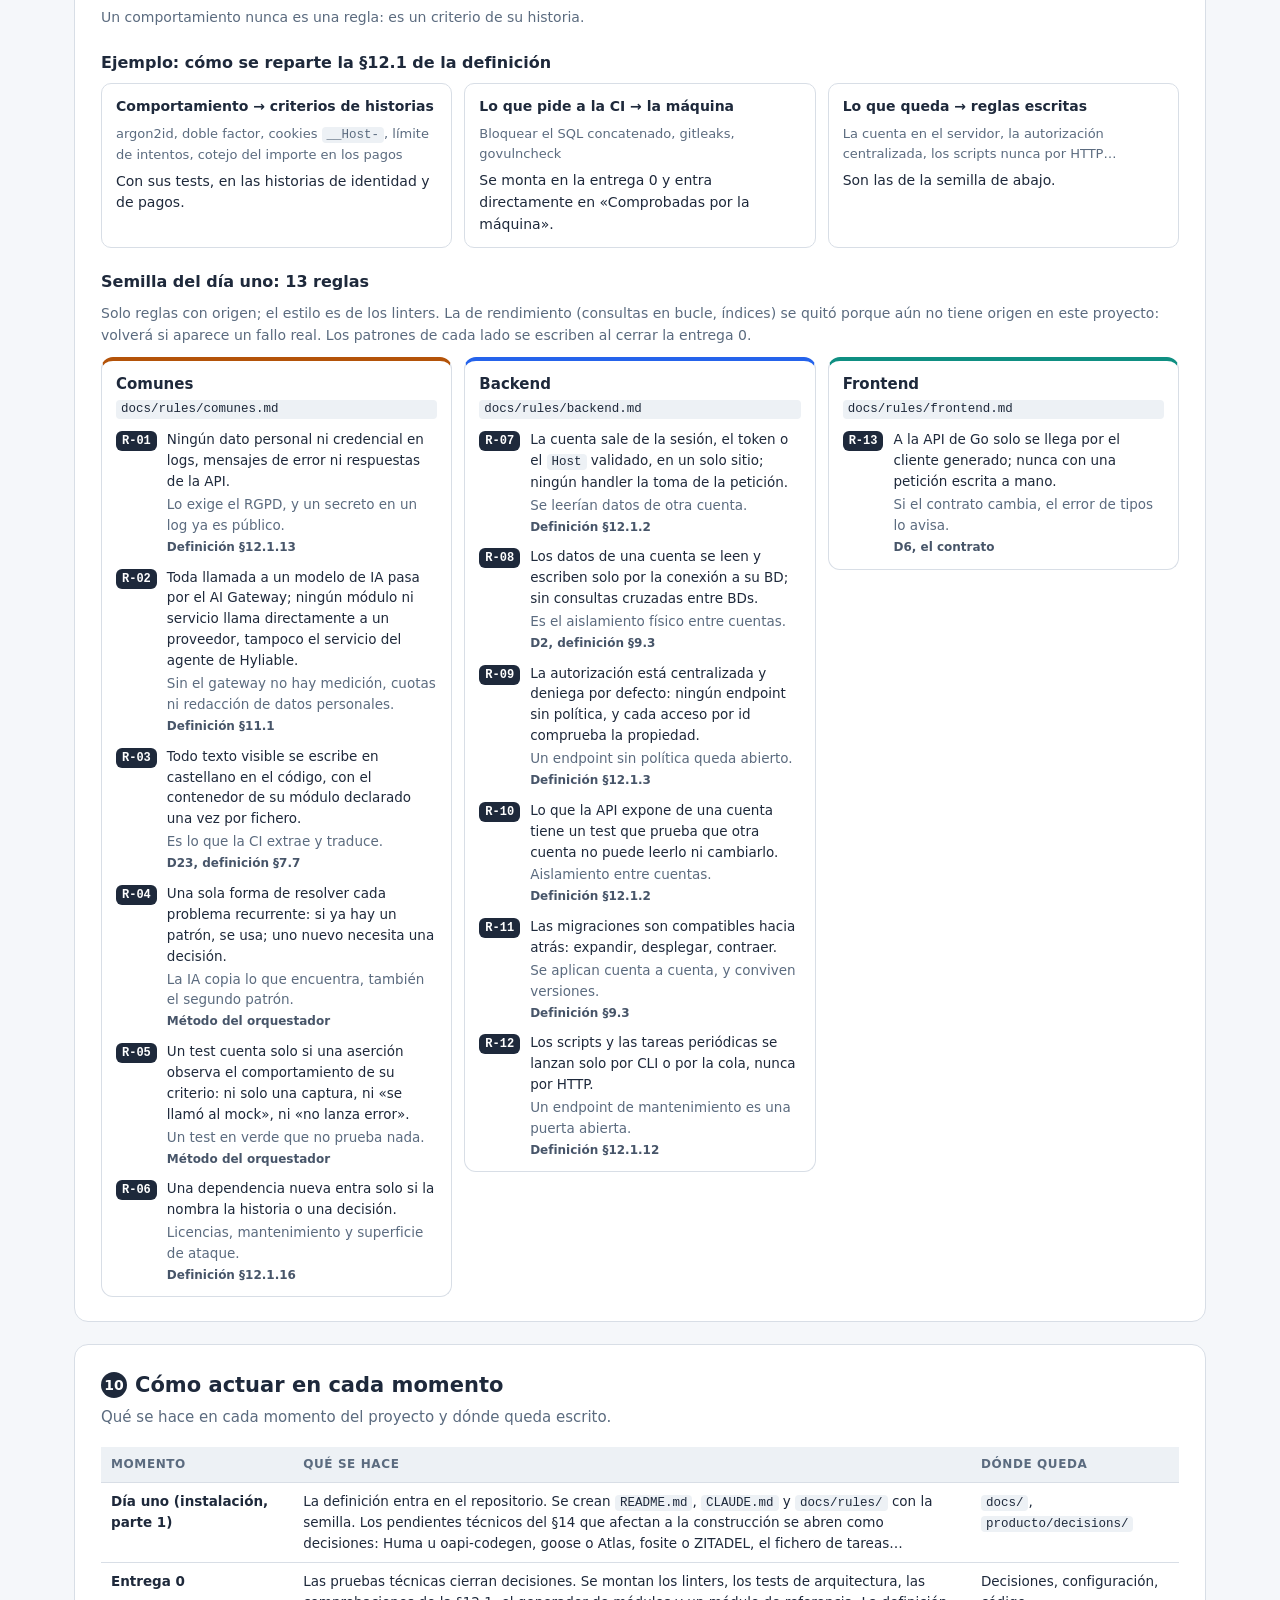
<file: docs/esquema-orquestador.html>
<!doctype html>
<html lang="es">
<head>
<meta charset="utf-8">
<meta name="viewport" content="width=device-width, initial-scale=1">
<title>Orquestador EASY One · Cómo trabajamos</title>
<style>
  :root {
    --ink: #1E293B; --muted: #5B6B7F; --line: #D8DEE6; --bg: #F5F7FA; --card: #FFFFFF;
    --design: #7C3AED; --design-soft: #F1EAFE;
    --back: #2563EB;   --back-soft: #E5EEFE;
    --front: #0F8F82;  --front-soft: #DDF4F1;
    --shared: #B45309; --shared-soft: #FDF0DE;
    --infra: #475569;  --infra-soft: #EDF1F5;
    --red: #DC2626; --green: #16A34A;
  }
  * { box-sizing: border-box; }
  body { margin: 0; background: var(--bg); color: var(--ink); font: 15px/1.55 system-ui, -apple-system, "Segoe UI", Roboto, sans-serif; }
  .wrap { max-width: 1180px; margin: 0 auto; padding: 32px 24px 64px; }
  header h1 { font-size: 30px; margin: 0 0 6px; letter-spacing: -.01em; }
  header p { margin: 0; color: var(--muted); max-width: 820px; }
  nav { display: flex; flex-wrap: wrap; gap: 8px; margin: 18px 0 8px; }
  nav a { font-size: 13px; color: var(--ink); text-decoration: none; border: 1px solid var(--line); background: var(--card); padding: 4px 10px; border-radius: 999px; }
  section { background: var(--card); border: 1px solid var(--line); border-radius: 14px; padding: 24px 26px; margin-top: 22px; }
  section > h2 { margin: 0 0 4px; font-size: 21px; }
  section > p.lead { margin: 0 0 18px; color: var(--muted); }
  .num { display: inline-block; min-width: 26px; height: 26px; border-radius: 50%; background: var(--ink); color: #fff; font-size: 14px; text-align: center; line-height: 26px; margin-right: 8px; vertical-align: 2px; }
  .tag { display: inline-block; font-size: 12px; padding: 1px 8px; border-radius: 999px; font-weight: 600; }
  .t-design { background: var(--design-soft); color: var(--design); }
  .t-back { background: var(--back-soft); color: var(--back); }
  .t-front { background: var(--front-soft); color: var(--front); }
  .t-shared { background: var(--shared-soft); color: var(--shared); }
  .t-infra { background: var(--infra-soft); color: var(--infra); }
  code { white-space: nowrap; font: 12.5px/1.4 ui-monospace, "Cascadia Code", Consolas, monospace; background: var(--infra-soft); padding: 1px 5px; border-radius: 4px; }

  /* 1. Las piezas */
  .lanes { display: grid; grid-template-columns: 150px repeat(3, 1fr); gap: 10px; align-items: stretch; }
  .lanes .rowlabel { font-size: 12px; text-transform: uppercase; letter-spacing: .06em; color: var(--muted); display: flex; align-items: center; }
  .lanes .head { border-radius: 10px; padding: 10px 14px; color: #fff; font-weight: 700; font-size: 17px; }
  .lanes .cell { border: 1px solid var(--line); border-radius: 10px; padding: 10px 14px; background: #fff; font-size: 14px; }
  .lanes .cell b { display: block; font-size: 15px; }
  .lanes .cell small { color: var(--muted); }
  .c-design { border-left: 4px solid var(--design) !important; }
  .c-back { border-left: 4px solid var(--back) !important; }
  .c-front { border-left: 4px solid var(--front) !important; }
  .down { grid-column: 2 / span 3; text-align: center; color: var(--muted); font-size: 13px; }
  .band { margin-top: 12px; border-radius: 10px; padding: 12px 16px; }
  .guard-band { border: 2px dashed var(--red); background: #FEF2F2; color: #7F1D1D; font-size: 14px; }
  .repo { display: grid; grid-template-columns: repeat(4, 1fr); gap: 10px; margin-top: 12px; }
  .repo .box { background: var(--infra-soft); border-radius: 10px; padding: 10px 14px; font-size: 14px; }
  .repo .box b { display: block; }
  .flowline { display: grid; grid-template-columns: 1fr 70px 1fr 70px 1fr; align-items: center; margin-top: 12px; gap: 0; }
  .flowline .box { border-radius: 10px; padding: 12px 16px; font-size: 14px; background: #fff; border: 1px solid var(--line); }
  .flowline .box b { display: block; font-size: 15px; }
  .arrow { text-align: center; color: var(--muted); font-size: 12px; line-height: 1.2; }
  .arrow::before { content: "→"; display: block; font-size: 24px; color: var(--ink); }
  .readonly { margin-top: 12px; font-size: 14px; color: var(--muted); }

  /* 2. Vida de una historia */
  .stages { display: grid; grid-template-columns: repeat(6, 1fr); gap: 14px; }
  .stage { position: relative; border: 1px solid var(--line); border-radius: 12px; padding: 0 12px 12px; background: #fff; font-size: 13.5px; }
  .stage .bar { height: 8px; margin: 0 -12px 10px; border-radius: 12px 12px 0 0; }
  .stage h3 { margin: 0 0 2px; font-size: 16px; }
  .stage .who { margin-bottom: 8px; }
  .stage dl { margin: 0; }
  .stage dt { font-size: 11px; text-transform: uppercase; letter-spacing: .05em; color: var(--muted); margin-top: 8px; }
  .stage dd { margin: 2px 0 0; }
  .stage:not(:last-child)::after { content: "›"; position: absolute; right: -13px; top: 38%; font-size: 26px; color: var(--muted); }
  .auto { font-size: 11px; font-weight: 700; color: var(--infra); }
  .human { font-size: 11px; font-weight: 700; color: var(--design); }

  .kinds { display: grid; grid-template-columns: repeat(3, 1fr); gap: 12px; }
  .kind { border: 1px solid var(--line); border-radius: 10px; padding: 12px 14px; font-size: 14px; display: grid; gap: 6px; align-content: start; }
  .kind .ex { color: var(--muted); font-size: 13px; }

  .questions { display: grid; grid-template-columns: 1fr 1fr; gap: 12px; margin-bottom: 12px; }
  .q { background: var(--shared-soft); border-radius: 10px; padding: 12px 14px; font-size: 14px; }
  .q > b:first-child { display: block; margin-bottom: 4px; }
  .walk { display: grid; grid-template-columns: repeat(6, 1fr); gap: 10px; }
  .walk .cell { border: 1px solid var(--line); border-top: 4px solid var(--back); border-radius: 10px; padding: 10px 12px; font-size: 13px; background: #fff; }
  .walk .cell > b { display: block; font-size: 14px; margin-bottom: 4px; }
  .walk .skip { border-style: dashed; border-top-color: var(--line); color: var(--muted); background: var(--bg); }

  .when { display: grid; grid-template-columns: repeat(3, 1fr); gap: 12px; margin-bottom: 12px; }
  .when > div { background: var(--infra-soft); border-radius: 10px; padding: 12px 14px; font-size: 14px; }
  .audit-steps { display: grid; grid-template-columns: repeat(3, 1fr); gap: 10px; }
  .astep { display: flex; gap: 10px; align-items: flex-start; border: 1px solid var(--line); border-radius: 10px; padding: 12px 14px; font-size: 13.5px; background: #fff; }
  .astep .n { flex: none; width: 26px; height: 26px; border-radius: 50%; background: var(--ink); color: #fff; font-weight: 700; text-align: center; line-height: 26px; font-size: 13px; }
  .when .t, .astep .t { display: block; margin-bottom: 4px; font-size: 14.5px; }

  /* 4. Ramas */
  ol.steps { list-style: none; margin: 14px 0 0; padding: 0; display: grid; grid-template-columns: repeat(4, 1fr); gap: 10px; }
  ol.steps li { display: flex; gap: 10px; align-items: flex-start; background: #fff; border: 1px solid var(--line); border-radius: 10px; padding: 10px 12px; font-size: 13.5px; }
  ol.steps .n { flex: none; width: 26px; height: 26px; border-radius: 50%; color: #fff; font-weight: 700; text-align: center; line-height: 26px; font-size: 13px; }
  ol.steps .st { display: block; margin-top: 6px; font-size: 12px; color: var(--muted); }

  /* 4. Guardia */
  .cols { display: grid; grid-template-columns: repeat(3, 1fr); gap: 16px; }
  .col { border-radius: 12px; padding: 14px 16px; font-size: 14px; }
  .col h3 { margin: 0 0 8px; font-size: 15px; }
  .col ul { margin: 0; padding-left: 18px; }
  .col li { margin: 3px 0; }
  .block { background: #FEF2F2; border: 1px solid #FCA5A5; }
  .ask { background: #FFFBEB; border: 1px solid #FCD34D; }
  .stop { background: #F0FDF4; border: 1px solid #86EFAC; }

  /* 6. Arranque */
  .timeline { display: grid; grid-template-columns: repeat(4, 1fr); gap: 14px; }
  .step { border: 1px solid var(--line); border-radius: 12px; padding: 14px 16px; background: #fff; font-size: 14px; position: relative; }
  .step h3 { margin: 0 0 6px; font-size: 15.5px; }
  .step ul { margin: 6px 0 0; padding-left: 18px; }
  .step:not(:last-child)::after { content: "›"; position: absolute; right: -13px; top: 40%; font-size: 26px; color: var(--muted); }
  .parallel { margin-top: 12px; font-size: 14px; background: var(--design-soft); border-radius: 10px; padding: 10px 14px; }

  .rules { display: grid; grid-template-columns: repeat(5, 1fr); gap: 12px; }
  .rule { background: var(--infra-soft); border-radius: 10px; padding: 12px 14px; font-size: 14px; }
  .rule b { display: block; margin-bottom: 2px; }

  /* 8-10. Dónde vive cada cosa, las reglas, cómo actuar */
  h3.sub { margin: 22px 0 8px; font-size: 16px; }
  p.note { margin: 0 0 10px; font-size: 14px; color: var(--muted); }
  .principles { display: grid; grid-template-columns: repeat(5, 1fr); gap: 10px; }
  .principles > div { background: var(--infra-soft); border-radius: 10px; padding: 12px 14px; font-size: 13.5px; }
  .principles .t { display: block; margin-bottom: 4px; font-size: 14.5px; }
  .tblwrap { overflow-x: auto; }
  table.tbl { width: 100%; border-collapse: collapse; font-size: 13.5px; }
  .tbl th, .tbl td { text-align: left; vertical-align: top; padding: 8px 10px; border-bottom: 1px solid var(--line); }
  .tbl th { background: var(--infra-soft); font-size: 12px; text-transform: uppercase; letter-spacing: .05em; color: var(--muted); }
  .tbl td:first-child { font-weight: 600; }
  .tbl code { white-space: normal; }
  .pair { display: grid; grid-template-columns: 1fr 1fr; gap: 12px; margin-top: 14px; }
  .pair > div { border-radius: 10px; padding: 12px 16px; font-size: 14px; }
  .pair ul { margin: 6px 0 0; padding-left: 18px; }
  .pair li { margin: 3px 0; }
  .pair .out { background: var(--infra-soft); }
  .pair .gone { background: #FEF2F2; border: 1px solid #FCA5A5; }
  .tree { list-style: none; margin: 0; padding: 0; display: grid; grid-template-columns: repeat(5, 1fr); gap: 10px; }
  .tree li { border: 1px solid var(--line); border-top: 4px solid var(--shared); border-radius: 10px; padding: 10px 12px; font-size: 13.5px; background: #fff; }
  .tree li > b { display: block; margin-bottom: 4px; }
  .tree .ans { display: block; margin-top: 6px; color: var(--shared); font-weight: 700; }
  .tree li.no { border-top-color: var(--red); }
  .tree li.no .ans { color: var(--red); }
  .format { font: 12.5px/1.5 ui-monospace, "Cascadia Code", Consolas, monospace; background: var(--infra-soft); border-radius: 8px; padding: 10px 12px; white-space: pre-wrap; margin: 0 0 8px; }
  .rulegroups { display: grid; grid-template-columns: repeat(3, 1fr); gap: 12px; align-items: start; }
  .rgroup { border: 1px solid var(--line); border-radius: 12px; padding: 12px 14px; background: #fff; }
  .rgroup h4 { margin: 0 0 4px; font-size: 15px; }
  .rgroup .file { display: block; margin-bottom: 10px; }
  .rgroup ul { list-style: none; margin: 0; padding: 0; display: grid; gap: 10px; }
  .rgroup li { display: flex; gap: 10px; align-items: flex-start; font-size: 13.5px; }
  .rid { flex: none; font: 700 12px/1 ui-monospace, "Cascadia Code", Consolas, monospace; background: var(--ink); color: #fff; padding: 4px 6px; border-radius: 6px; margin-top: 2px; }
  .rgroup .why { display: block; color: var(--muted); margin-top: 2px; }
  .rgroup .orig { display: block; font-size: 12px; color: var(--infra); margin-top: 2px; font-weight: 700; }
  .g-shared { border-top: 4px solid var(--shared); }
  .g-back { border-top: 4px solid var(--back); }
  .g-front { border-top: 4px solid var(--front); }

  svg text { font-family: system-ui, -apple-system, "Segoe UI", Roboto, sans-serif; }
  .svgwrap { overflow-x: auto; }
  footer { margin-top: 26px; color: var(--muted); font-size: 13px; }

  @media (max-width: 900px) {
    .lanes { grid-template-columns: 1fr; } .lanes .rowlabel { display: none; } .down { grid-column: 1; }
    .stages, .timeline, .cols, .rules, .repo, ol.steps, .kinds, .questions, .walk, .when, .audit-steps, .principles, .pair, .tree, .rulegroups { grid-template-columns: 1fr; }
    .stage::after, .step::after { display: none; }
    .flowline { grid-template-columns: 1fr; } .arrow::before { content: "↓"; }
  }
  @media print {
    body { background: #fff; } section { break-inside: avoid; border-color: #bbb; } nav { display: none; }
    section.long { break-inside: auto; } .tbl tr, .rgroup li, .tree li, .principles > div { break-inside: avoid; }
  }
</style>
</head>
<body>
<div class="wrap">

<header>
  <h1>Orquestador EASY One · Cómo trabajamos</h1>
  <p>Diseño, backend y frontend trabajan sobre las mismas historias de usuario. Cada persona tiene su propia sesión de Claude, que orquesta su parte del trabajo. Git guarda <b>qué</b> se construye; Jira muestra <b>a quién le toca y cuándo</b>. Este es el detalle, para quienes llevan el proyecto; la versión corta para todo el equipo está en <a href="equipo.html">equipo.html</a>.</p>
  <nav>
    <a href="#piezas">1 · Las piezas</a><a href="#historia">2 · Vida de una historia</a><a href="#pareja">3 · Bucle en pareja</a>
    <a href="#ramas">4 · Ramas</a><a href="#guardia">5 · La guardia</a><a href="#arranque">6 · Arranque</a><a href="#auditoria">7 · Auditoría</a>
    <a href="#donde">8 · Dónde vive cada cosa</a><a href="#las-reglas">9 · Las reglas</a><a href="#momentos">10 · Cómo actuar</a><a href="#reglas">Reglas de oro</a>
  </nav>
</header>

<!-- 1 -->
<section id="piezas">
  <h2><span class="num">1</span>Las piezas</h2>
  <p class="lead">Tres lados, una sesión por persona, un agente que programa en cada lado de desarrollo, y un repositorio, un pipeline y un tablero compartidos.</p>

  <div class="lanes">
    <div class="rowlabel"></div>
    <div class="head" style="background:var(--design)">Diseño</div>
    <div class="head" style="background:var(--back)">Backend</div>
    <div class="head" style="background:var(--front)">Frontend</div>

    <div class="rowlabel">Persona</div>
    <div class="cell c-design"><b>Equipo de diseño</b><small>Escribe las historias y revisa cómo queda</small></div>
    <div class="cell c-back"><b>Desarrolladores Go</b><small>Navegan: deciden, validan el primer criterio y la mitad terminada</small></div>
    <div class="cell c-front"><b>Desarrolladores TypeScript</b><small>Navegan: deciden, validan el primer criterio y la mitad terminada</small></div>

    <div class="rowlabel">Sesión de Claude</div>
    <div class="cell c-design"><b>Orquestador · Opus</b><small>Lee el diseño en Figma, lo contrasta con Mobbin, crea la tarjeta en Jira y escribe la historia</small></div>
    <div class="cell c-back"><b>Orquestador · Opus</b><small>Te dice qué te toca, prepara el encargo, comprueba las pruebas y hace los commits; tu ok va en el primer criterio y en la mitad terminada</small></div>
    <div class="cell c-front"><b>Orquestador · Opus</b><small>Te dice qué te toca, prepara el encargo, comprueba las pruebas y hace los commits; tu ok va en el primer criterio y en la mitad terminada</small></div>

    <div class="rowlabel">Agente que programa</div>
    <div class="cell c-design"><b>—</b><small>Diseño no programa: escribe criterios que se pueden comprobar</small></div>
    <div class="cell c-back"><b>backend-builder · Sonnet</b><small>Go + PostgreSQL. Escribe el contrato y un criterio cada vez; también los arreglos y tareas de su lado</small></div>
    <div class="cell c-front"><b>frontend-builder · Sonnet</b><small>React (panel, empleados) + Hyliable. Un criterio cada vez; también los arreglos y tareas de su lado</small></div>

    <div class="rowlabel">Qué le toca</div>
    <div class="cell c-design">Historias, estados de cada pantalla, revisión visual</div>
    <div class="cell c-back">Contrato OpenAPI, reglas, datos, permisos, aislamiento entre cuentas</div>
    <div class="cell c-front">Pantallas y estados, Hyliable, integración con la API real, pruebas E2E</div>
  </div>

  <div class="band guard-band"><b>La guardia</b> vigila a todos los agentes: cada uno solo toca su lado, nadie hace push ni merge sin confirmación, nadie toca un test bloqueado. Ver el punto 5.</div>

  <div class="repo">
    <div class="box"><b>Historias</b><code>producto/stories/</code><br>Criterios con su marcador. Identificador = clave de Jira (<code>EO-123</code>)</div>
    <div class="box"><b>Contrato</b>OpenAPI generado desde Go. El frontend genera su cliente y sus simulaciones a partir de él</div>
    <div class="box"><b>Tests</b>Go · Vitest · E2E, nombrados con el criterio: <code>[EO-123.1] …</code></div>
    <div class="box"><b>Tests bloqueados</b>Una lista por mitad: <code>.orchestrator/locked/EO-123-back.txt</code></div>
  </div>

  <div class="flowline">
    <div class="box"><b>Repositorio · Bitbucket</b>Todo el trabajo entra por ramas y PR</div>
    <div class="arrow">cada push</div>
    <div class="box"><b>Bitbucket Pipelines</b>Verifica, ejecuta los tests y calcula la etapa de la historia</div>
    <div class="arrow">mueve la tarjeta</div>
    <div class="box"><b>Jira</b>Una tarjeta por historia, en una de 6 etapas o en «Descartada», asignada a quien le toca. Al abrir Claude, tu sesión lee aquí lo que te toca</div>
  </div>

  <p class="readonly"><b>Agentes de solo lectura:</b> <code>reviewer</code> revisa la historia completa al cerrarla, solo si tiene etiqueta de riesgo (aislamiento entre cuentas, identidad, pagos, fiscal, datos personales, producción). La etiqueta (<code>tags</code>) la pone quien escribe la historia, y un desarrollador la añade en el arranque si falta. <code>researcher</code> investiga dudas sin tocar nada. <code>auditor</code> revisa una muestra de historias al cerrar cada entrega (punto 7). <b>Hyliable</b> es trabajo de frontend; de momento sigue en su propio repositorio.</p>

  <h3 class="sub">Tu primer día</h3>
  <div class="kinds">
    <div class="kind"><b>Todos</b><span class="ex">Instala el plugin solo para este proyecto: en su carpeta, <code>claude plugin install easyone-orchestrator@hyliacom --scope project</code>. Después reinicia Claude Code (no basta con <code>/clear</code>). Node 20 o posterior.</span><span>La primera sesión te pregunta quién eres y de qué lado trabajas, y lo guarda en <code>.orchestrator/me.json</code>, que es personal. Necesita leer Jira con el servidor MCP de Atlassian o con <code>acli</code>; si no puede, te pide la lista. Cada persona crea su token de Bitbucket (<code>BITBUCKET_USER</code> y <code>BITBUCKET_TOKEN</code>), para que la sesión abra y fusione los PR.</span></div>
    <div class="kind"><b>Diseño</b><span class="ex">El conector de Figma, con acceso a los ficheros del proyecto, y Mobbin si lo usáis.</span><span>Tu cuenta de Jira tiene que poder crear y editar tarjetas. Si Figma no responde, la sesión te lo dice y describes tú las pantallas.</span></div>
    <div class="kind"><b>Qué hago</b><span class="ex">Al abrir Claude, o cuando le preguntas «¿qué me toca?» como te salga.</span><span>Tu sesión mira tus tarjetas, lo que te han pedido, tu rama, tus historias y tus PR, y te dice en qué punto estás: primero lo que tiene parado a otros (una petición, un PR que revisar o ya aprobado), después lo tuyo, y lo que te recomienda. Respondes sí o no. No hace falta ningún comando. Si le pides algo que aún no toca, te dice qué falta y qué va antes.</span></div>
  </div>
</section>

<!-- 2 -->
<section id="historia">
  <h2><span class="num">2</span>Vida de una historia</h2>
  <p class="lead">Seis etapas, que son las columnas del tablero de Jira, y una séptima aparte, «Descartada». Las tarjetas <b>solo las mueve el pipeline</b>, a partir de lo que hay en el repositorio. Las personas solo deciden lo que una máquina no puede decidir.</p>
  <div class="stages">
    <div class="stage"><div class="bar" style="background:var(--design)"></div>
      <h3>Diseño</h3><div class="who"><span class="tag t-design">Diseño</span> <span class="tag t-back">Desarrollo si no hay pantalla</span></div>
      <dl><dt>Qué pasa</dt><dd>Claude lee el diseño en Figma y propone las historias; crea la tarjeta y escribe cada historia con sus estados y los enlaces a Figma</dd>
      <dt>Rama</dt><dd><code>design/EO-123</code></dd>
      <dt>Avanza cuando</dt><dd>El PR de la historia entra en <code>develop</code>: es la aprobación. Lo aprueba al menos una persona distinta de quien lo crea <span class="human">· humano</span></dd></dl></div>
    <div class="stage"><div class="bar" style="background:linear-gradient(90deg,var(--back) 50%,var(--front) 50%)"></div>
      <h3>Contrato</h3><div class="who"><span class="tag t-back">Backend</span> <span class="tag t-front">Frontend</span></div>
      <dl><dt>Qué pasa</dt><dd>Arranque: lo hace la persona de Backend de la tarjeta (la de Frontend si no hay) y anota qué lados tiene la historia. <b>Solo si cambia la API</b>, backend propone el contrato por escrito en la tarjeta y frontend responde sí, no o «hablamos»</dd>
      <dt>Rama</dt><dd><code>story/EO-123</code></dd>
      <dt>Avanza cuando</dt><dd>Existe la rama de la historia y el OpenAPI tiene sus endpoints <span class="auto">· automático</span></dd></dl></div>
    <div class="stage"><div class="bar" style="background:linear-gradient(90deg,var(--back) 50%,var(--front) 50%)"></div>
      <h3>Desarrollo</h3><div class="who"><span class="tag t-back">Backend</span> <span class="tag t-front">Frontend</span></div>
      <dl><dt>Qué pasa</dt><dd>Cada lado de la historia construye lo suyo <b>en paralelo</b>, un criterio cada vez (punto 3)</dd>
      <dt>Ramas</dt><dd><code>-back</code> y <code>-front</code>; con un solo lado, <code>story/EO-123</code></dd>
      <dt>Avanza cuando</dt><dd>Cada lado tiene su lista de bloqueo en <code>story/EO-123</code> <span class="auto">· automático</span></dd></dl></div>
    <div class="stage"><div class="bar" style="background:var(--front)"></div>
      <h3>Integración</h3><div class="who"><span class="tag t-front">Frontend</span> <span class="tag t-back">Backend si no hay pantalla</span></div>
      <dl><dt>Qué pasa</dt><dd>API real en lugar de simulaciones, prueba E2E, capturas por estado, marcadores. Si la E2E falla por la API, lo arregla el backend en su mitad. Lo que solo una persona puede comprobar y no es visual (un correo, un servicio real, el agente de Hyliable) lo comprueba aquí el desarrollador de su lado</dd>
      <dt>Rama</dt><dd><code>story/EO-123</code></dd>
      <dt>Avanza cuando</dt><dd>Todo pasa y algo espera a diseño. Si nada espera a diseño, se queda aquí hasta el merge <span class="auto">· automático</span></dd></dl></div>
    <div class="stage"><div class="bar" style="background:var(--design)"></div>
      <h3>Revisión visual</h3><div class="who"><span class="tag t-design">Diseño</span> <span class="tag t-shared">Revisor si hay riesgo</span></div>
      <dl><dt>Qué pasa</dt><dd>Solo historias con algo que mirar. Diseño aprueba en su sesión, que marca esos criterios <code>[manual fecha, nombre]</code> y hace todo el git, o pide ajustes <b>sobre la misma historia</b> (vuelve a Integración). Cada ajuste va al lado al que le toca: la pantalla, a frontend; los datos, las reglas o los errores de la API, a backend. Después, el lado que integra pasa el revisor si hay riesgo y abre el PR</dd>
      <dt>Rama</dt><dd><code>story/EO-123</code></dd>
      <dt>Avanza cuando</dt><dd>La sesión del lado que integra abre el PR a <code>develop</code> con un revisor distinto del autor y lo fusiona cuando está aprobado, con tu ok. Solo se abre cuando todos los criterios pasan o los ha comprobado una persona <span class="human">· humano</span></dd></dl></div>
    <div class="stage"><div class="bar" style="background:var(--infra)"></div>
      <h3>Hecha</h3><div class="who"><span class="tag t-infra">—</span></div>
      <dl><dt>Qué pasa</dt><dd>La historia está en <code>develop</code> con todos sus criterios verificados</dd>
      <dt>Después</dt><dd>Si cambia o aparece un bug, <b>se reabre la misma historia</b> y la tarjeta vuelve a Integración (abajo). Nunca una historia nueva encima</dd></dl></div>
  </div>
  <p style="margin:10px 0 0;font-size:13.5px;color:var(--muted)"><b>Descartada</b> queda fuera de las columnas: la tarjeta llega desde cualquier etapa cuando el descarte entra en <code>develop</code> (abajo). <b>A quién le toca:</b> quien reparte el trabajo rellena los campos <b>Backend</b> y <b>Frontend</b> de la tarjeta desde el backlog; la diseñadora es quien la crea. El pipeline asigna la tarjeta sola: a la diseñadora en Diseño y mientras algo espera a diseño, a Backend en Contrato (a Frontend si no hay), en Desarrollo al lado que sigue abierto, y al que integra en Integración y cuando diseño ya ha aprobado. Una tarjeta arrastrada a mano se corrige en el siguiente push. <b>Cómo se piden cosas los lados:</b> con un comentario en la tarjeta que menciona a la persona, cuyo texto apruebas tú; su «qué hago» se lo enseña lo primero. Diseño recibe las capturas adjuntas a la tarjeta. Al cerrar una mitad o la historia, la sesión deja un comentario de estado.</p>
  <h3 style="margin:22px 0 8px;font-size:16px">Cómo nace una historia de diseño</h3>
  <p style="margin:0 0 10px;font-size:14px;color:var(--muted)">La diseñadora trabaja con su sesión de Claude. <b>Figma es el único sitio del diseño</b>; Mobbin solo da referencias. La historia de un desarrollador sin pantalla se salta los pasos 1 a 3.</p>
  <div class="audit-steps">
    <div class="astep"><span class="n" style="background:var(--design)">1</span><div><b class="t">Leer el diseño en Figma</b>La diseñadora le pasa a su sesión el fichero o la página. Claude lo lee con el conector de Figma (pantallas, variantes, componentes, capturas) y propone las historias: <b>una por cada cosa que una persona puede hacer, no una por pantalla</b>. Los estados dibujados (cargando, vacío, error) son criterios; los que faltan, los señala para que se dibujen.</div></div>
    <div class="astep"><span class="n" style="background:var(--design)">2</span><div><b class="t">Contrastar con Mobbin</b>Cómo resuelven ese flujo otras apps, para encontrar estados y casos de error que falten. Es referencia, no diseño: lo que se adopta se dibuja primero en Figma. Las referencias que se quedan van a una colección de Mobbin con el nombre de la historia, nunca al repositorio.</div></div>
    <div class="astep"><span class="n" style="background:var(--design)">3</span><div><b class="t">La diseñadora confirma la lista</b>Qué historias salen, cómo se dividen y a qué actividad pertenece cada una.</div></div>
    <div class="astep"><span class="n" style="background:var(--design)">4</span><div><b class="t">Claude crea la tarjeta en Jira</b>Con el ok de la diseñadora sobre el texto. Lleva solo el título, la frase «Como… quiero… para…» y el enlace a Figma. <b>Nunca los criterios</b>: viven en el fichero. Su clave es el ID: <code>EO-123</code>.</div></div>
    <div class="astep"><span class="n" style="background:var(--design)">5</span><div><b class="t">Claude escribe la historia</b>En <code>design/EO-123</code>, con los enlaces a las pantallas de Figma en <code>screens</code>. La pasa por <code>--ready</code> hasta que está lista.</div></div>
    <div class="astep"><span class="n" style="background:var(--design)">6</span><div><b class="t">PR y aprobación</b>Push y PR a <code>develop</code>, que Claude abre con un revisor distinto de ti y con el enlace al fichero en la tarjeta. Cuando está aprobado, tu «qué hago» te lo dice y Claude lo fusiona con tu ok. Cuando entra, la tarjeta pasa a Contrato.</div></div>
  </div>
  <p style="margin:10px 0 0;font-size:13.5px;color:var(--muted)">Si después cambian el título o la frase, Claude actualiza la tarjeta con tu ok; nada más de la historia va a Jira. El enlace al fichero apunta a la rama de integración, así que funciona cuando el PR entra. Mientras tanto, si Bitbucket está conectado con Jira, la rama y el PR salen en la propia tarjeta, porque llevan la clave.</p>
  <h3 style="margin:22px 0 8px;font-size:16px">No todas las historias tienen las dos mitades</h3>
  <p style="margin:0 0 10px;font-size:14px;color:var(--muted)">En el arranque (columna Contrato), la persona de Backend de la tarjeta (la de Frontend si no hay) responde dos preguntas: su sesión le propone las respuestas y ella confirma. Se anotan en la propia historia: sus lados (<code>sides</code>) y los endpoints que usa (<code>operations</code>). Con un solo lado no hay rama de mitad. El pipeline espera a los lados que diga la historia.</p>
  <div class="questions">
    <div class="q"><b>1 · ¿Cambia la forma de la API?</b>Endpoints, campos que recibe o devuelve, errores. Si cambia, hay contrato, aunque ninguna pantalla lo use todavía. Cambiar una regla o los datos guardados <b>no</b> es cambiar la API.</div>
    <div class="q"><b>2 · ¿Qué lados hay que tocar?</b>Backend, frontend o los dos. Cada lado que se toca es una mitad, con su rama.</div>
  </div>
  <div class="kinds">
    <div class="kind"><b>Cambia la API</b><span class="ex">Un endpoint nuevo, un campo nuevo o renombrado, un error nuevo</span><span><span class="tag t-back">Backend</span> <span class="tag t-front">Frontend</span></span><span class="ex">Se acuerda el contrato y lo escribe el backend. Si ninguna pantalla lo usa todavía, solo backend, pero con contrato</span></div>
    <div class="kind"><b>Solo frontend</b><span class="ex">Usa la API tal como está: mostrar un dato que ya llega, un estado vacío, un ajuste de pantalla, el editor de Hyliable (cuando se migre al monorepo)</span><span><span class="tag t-front">Frontend</span></span><span class="ex">Sin contrato. Integra frontend; revisión visual si hay algo que mirar</span></div>
    <div class="kind"><b>Solo backend</b><span class="ex">Sin pantalla: una regla sobre los datos, una tarea periódica, el envío de correos, un importador, corregir datos guardados</span><span><span class="tag t-back">Backend</span></span><span class="ex">Sin contrato salvo que cambie la API. La puede escribir un desarrollador, y la aprueba al menos otra persona. Integra el backend y no pasa por revisión visual</span></div>
  </div>

  <h3 style="margin:22px 0 8px;font-size:16px">Ejemplo: una historia solo de backend, columna a columna</h3>
  <p style="margin:0 0 10px;font-size:14px;color:var(--muted)"><b>EO-140 · Las facturas rectificativas usan su propia serie.</b> Cambia una regla, no la API, y no tiene pantalla.</p>
  <div class="walk">
    <div class="cell"><b>Diseño</b>La escribe un desarrollador, porque es técnica. Su PR a <code>develop</code> lo aprueba al menos otra persona</div>
    <div class="cell"><b>Contrato</b>Arranque: crea <code>story/EO-140</code> con <code>sides: [back]</code> y sin endpoints. Sin reunión: pasa en minutos</div>
    <div class="cell"><b>Desarrollo</b>Sin rama de mitad: se trabaja en <code>story/EO-140</code>. Un criterio cada vez; tu ok en el primero y al terminar</div>
    <div class="cell"><b>Integración</b>El backend bloquea sus tests, pasan todos y pone los marcadores. La tarjeta espera aquí el merge</div>
    <div class="cell skip"><b>Revisión visual</b>No pasa: diseño no tiene nada que mirar. Como es fiscal, antes del merge revisa el <code>reviewer</code></div>
    <div class="cell"><b>Hecha</b>PR de <code>story/EO-140</code> a <code>develop</code> y merge</div>
  </div>
  <p style="margin:10px 0 0;font-size:13.5px;color:var(--muted)">Si la historia corrige datos ya guardados, eso es una migración: el agente se para antes de ejecutarla en una base de datos compartida, y la decides tú.</p>

  <h3 class="sub">Cuando una historia hecha cambia o falla</h3>
  <p class="note">Se reabre la misma historia; nunca se escribe una nueva encima. Un bug urgente en producción va primero por un <code>hotfix/</code> (punto 4).</p>
  <div class="audit-steps">
    <div class="astep"><span class="n" style="background:var(--design)">1</span><div><b class="t">Quién</b>Diseño, si cambia el comportamiento. Si es un bug, el desarrollador del lado al que le toca lo que falla.</div></div>
    <div class="astep"><span class="n" style="background:var(--shared)">2</span><div><b class="t">Se reabre</b>Crea otra vez <code>story/EO-123</code> desde <code>develop</code>. Lo que cambia vuelve a «sin construir»; el criterio que rompe el bug pasa a <code>[failing: qué falla]</code>. Commit <code>EO-123: reopen EO-123.2</code> y push: la tarjeta sale de Hecha y vuelve a Integración.</div></div>
    <div class="astep"><span class="n" style="background:var(--ink)">3</span><div><b class="t">Se arregla</b>El lado al que le toca vuelve a crear su mitad desde <code>story/EO-123</code>. En un bug, el agente escribe primero un test que lo reproduce y lo ve fallar.</div></div>
    <div class="astep"><span class="n" style="background:var(--infra)">4</span><div><b class="t">Como siempre</b>Integración, revisión visual si hay algo que mirar, revisor si hay riesgo y PR.</div></div>
  </div>

  <h3 class="sub">Descartar una historia</h3>
  <p class="note">Es una decisión de producto. Quien la toma crea <code>design/EO-123</code> desde <code>develop</code>, pone <code>discarded: true</code> y el motivo, y abre el PR, que aprueba otra persona. Cuando entra, el pipeline mueve la tarjeta a <b>Descartada</b>, esté donde esté. La rama de la historia y sus mitades no se fusionan nunca (tienen trabajo sin terminar): se borran después, y las listas de bloqueo que solo vivían en ellas, también. Si la historia ya estaba hecha, su código, sus tests y sus listas de bloqueo siguen en <code>develop</code>; quitarlos es una tarea aparte, que desbloquea sus tests antes de borrarlos.</p>
</section>

<!-- 3 -->
<section id="pareja">
  <h2><span class="num">3</span>El bucle en pareja: un criterio cada vez</h2>
  <p class="lead">El agente conduce y tú navegas. No revisas el código línea por línea: auditas el concepto y las pruebas. Tu ok va en el primer criterio de cada mitad, donde se ve el patrón, y en la mitad terminada; entre medias, tu sesión comprueba las pruebas y sigue sola.</p>
  <div class="svgwrap">
  <svg viewBox="0 0 1110 270" width="100%" role="img" aria-label="Bucle en pareja por criterio">
    <defs>
      <marker id="ah" viewBox="0 0 10 10" refX="9" refY="5" markerWidth="7" markerHeight="7" orient="auto-start-reverse"><path d="M0,0 L10,5 L0,10 z" fill="#1E293B"/></marker>
      <marker id="ahm" viewBox="0 0 10 10" refX="9" refY="5" markerWidth="7" markerHeight="7" orient="auto-start-reverse"><path d="M0,0 L10,5 L0,10 z" fill="#5B6B7F"/></marker>
    </defs>
    <!-- steps -->
    <g font-size="14">
      <rect x="10" y="40" width="140" height="66" rx="10" fill="#EDF1F5" stroke="#475569"/>
      <text x="80" y="66" text-anchor="middle" font-weight="700">1 · Encargo</text>
      <text x="80" y="86" text-anchor="middle" font-size="12" fill="#5B6B7F">un solo criterio</text>

      <rect x="180" y="40" width="140" height="66" rx="10" fill="#FEF2F2" stroke="#DC2626"/>
      <text x="250" y="66" text-anchor="middle" font-weight="700" fill="#B91C1C">2 · Test en rojo</text>
      <text x="250" y="86" text-anchor="middle" font-size="12" fill="#5B6B7F">falla por lo que debe</text>

      <rect x="350" y="40" width="140" height="66" rx="10" fill="#F0FDF4" stroke="#16A34A"/>
      <text x="420" y="66" text-anchor="middle" font-weight="700" fill="#15803D">3 · Verde mínimo</text>
      <text x="420" y="86" text-anchor="middle" font-size="12" fill="#5B6B7F">solo lo necesario</text>

      <rect x="520" y="40" width="140" height="66" rx="10" fill="#EDF1F5" stroke="#475569"/>
      <text x="590" y="66" text-anchor="middle" font-weight="700">4 · Verificación</text>
      <text x="590" y="86" text-anchor="middle" font-size="12" fill="#5B6B7F">comandos de su lado</text>

      <rect x="690" y="40" width="140" height="66" rx="10" fill="#EDF1F5" stroke="#475569"/>
      <text x="760" y="66" text-anchor="middle" font-weight="700">5 · Comprueba</text>
      <text x="760" y="86" text-anchor="middle" font-size="12" fill="#5B6B7F">la sesión, las pruebas</text>

      <polygon points="905,30 965,73 905,116 845,73" fill="#F1EAFE" stroke="#7C3AED"/>
      <text x="905" y="70" text-anchor="middle" font-weight="700" fill="#6D28D9">Tú</text>
      <text x="905" y="88" text-anchor="middle" font-size="12" fill="#6D28D9">solo el 1.º</text>

      <rect x="990" y="40" width="110" height="66" rx="10" fill="#E5EEFE" stroke="#2563EB"/>
      <text x="1045" y="66" text-anchor="middle" font-weight="700" fill="#1D4ED8">6 · Commit</text>
      <text x="1045" y="86" text-anchor="middle" font-size="12" fill="#5B6B7F">lo hace tu sesión</text>
    </g>
    <!-- forward arrows -->
    <g stroke="#1E293B" stroke-width="1.6" fill="none" marker-end="url(#ah)">
      <line x1="150" y1="73" x2="178" y2="73"/><line x1="320" y1="73" x2="348" y2="73"/>
      <line x1="490" y1="73" x2="518" y2="73"/><line x1="660" y1="73" x2="688" y2="73"/>
      <line x1="830" y1="73" x2="843" y2="73"/><line x1="965" y1="73" x2="988" y2="73"/>
    </g>
    <text x="977" y="64" text-anchor="middle" font-size="12" font-weight="700" fill="#15803D">ok</text>
    <!-- refactor loop -->
    <path d="M905,116 L905,165 L420,165 L420,108" stroke="#7C3AED" stroke-width="1.6" fill="none" marker-end="url(#ah)" stroke-dasharray="5 4"/>
    <text x="662" y="158" text-anchor="middle" font-size="12.5" fill="#6D28D9">refactor o cambio → el mismo agente, los tests siguen en verde</text>
    <!-- next criterion loop -->
    <path d="M1045,106 L1045,225 L80,225 L80,108" stroke="#5B6B7F" stroke-width="1.6" fill="none" marker-end="url(#ahm)"/>
    <text x="562" y="218" text-anchor="middle" font-size="12.5" fill="#5B6B7F">siguiente criterio: la sesión sigue sola; al terminar la mitad, tu ok al resumen</text>
    <text x="562" y="252" text-anchor="middle" font-size="12.5" fill="#B91C1C">Se para y te pregunta si el agente se BLOQUEA, falla 3 veces, hay que cambiar el contrato o viene un paso sin vuelta atrás. Nunca improvisa.</text>
  </svg>
  </div>
  <p style="margin:6px 0 0;font-size:14px"><b>Tu ok, en el primer criterio:</b> la sesión te lo enseña en un máximo de 8 líneas, sin código, y te pregunta «¿esta aserción comprueba lo que dice el criterio?». Si prefieres dar el ok en cada criterio, díselo. <b>Cerrar tu mitad:</b> cuando todos tus criterios están en verde, la sesión te enseña un resumen, una línea por criterio. Con tu ok, bloquea sus tests en un commit propio (nadie podrá debilitarlos) y junta tu mitad en <code>story/EO-123</code>; con un solo lado no hay mitad y se bloquea ahí mismo. La rama de la mitad se borra cuando la historia entra en <code>develop</code>.</p>
  <p style="margin:6px 0 0;font-size:14px"><b>Arreglos y tareas</b> (<code>fix/</code>, <code>chore/</code>, punto 4): el mismo bucle, con el agente del lado al que pertenecen los ficheros. El encargo es una tarea, no un criterio: dice qué cambia y qué comandos lo demuestran; si cambia algo que un test puede mostrar, primero el test en rojo.</p>
  <p style="margin:6px 0 0;font-size:14px"><b>Reabrir tu mitad:</b> si algo vuelve a tu lado después (una E2E que falla por tu lado, un ajuste de diseño o un hallazgo del revisor), traes <code>story/EO-123</code> a tu mitad (o la vuelves a crear desde ella si ya se borró), tu sesión desbloquea solo los tests de los criterios que cambian (en un commit propio), haces el bucle, los vuelves a bloquear y juntas otra vez tu mitad.</p>
</section>

<!-- 4 -->
<section id="ramas" class="long">
  <h2><span class="num">4</span>Ramas</h2>
  <p class="lead">Cada línea es una rama de git. La gris es <code>develop</code>, la rama común del equipo. La <b style="color:var(--shared)">naranja</b> es la <b>rama de la historia</b>: ahí se arranca, ahí se juntan las mitades y ahí se integra y revisa diseño. Sigue los números. El dibujo es una historia con las dos mitades; si solo tiene un lado, no hay ramas de mitad y se trabaja directamente en la rama de la historia.</p>
  <div class="svgwrap">
  <svg viewBox="0 0 1110 390" width="100%" role="img" aria-label="Ramas de una historia, en ocho pasos">
    <defs>
      <marker id="ahv" viewBox="0 0 10 10" refX="9" refY="5" markerWidth="7" markerHeight="7" orient="auto-start-reverse"><path d="M0,0 L10,5 L0,10 z" fill="#7C3AED"/></marker>
    </defs>
    <!-- lane names -->
    <g text-anchor="end">
      <text x="235" y="48" font-size="14" font-weight="700" fill="#7C3AED">design/EO-123</text>
      <text x="235" y="65" font-size="11.5" fill="#5B6B7F">diseño escribe la historia</text>
      <text x="235" y="123" font-size="14" font-weight="700" fill="#475569">develop</text>
      <text x="235" y="140" font-size="11.5" fill="#5B6B7F">la rama común del equipo</text>
      <text x="235" y="203" font-size="14" font-weight="700" fill="#B45309">story/EO-123</text>
      <text x="235" y="220" font-size="11.5" fill="#5B6B7F">rama de la historia: punto de encuentro</text>
      <text x="235" y="273" font-size="14" font-weight="700" fill="#2563EB">story/EO-123-back</text>
      <text x="235" y="290" font-size="11.5" fill="#5B6B7F">mitad de backend</text>
      <text x="235" y="338" font-size="14" font-weight="700" fill="#0F8F82">story/EO-123-front</text>
      <text x="235" y="355" font-size="11.5" fill="#5B6B7F">mitad de frontend</text>
    </g>
    <!-- branches -->
    <g fill="none" stroke-width="4" stroke-linecap="round">
      <line x1="255" y1="128" x2="1095" y2="128" stroke="#475569"/>
      <path d="M285,128 C305,128 300,50 325,50 L345,50 C370,50 365,128 390,128" stroke="#7C3AED"/>
      <path d="M420,128 C440,128 435,208 460,208 L945,208 C970,208 965,128 990,128" stroke="#B45309"/>
      <path d="M495,208 C515,208 510,278 535,278 L650,278 C675,278 670,208 695,208" stroke="#2563EB"/>
      <path d="M530,208 C550,208 545,343 568,343 L700,343 C725,343 720,208 745,208" stroke="#0F8F82"/>
    </g>
    <!-- one commit per criterion -->
    <g stroke="#fff" stroke-width="2">
      <circle cx="565" cy="278" r="6" fill="#2563EB"/><circle cx="600" cy="278" r="6" fill="#2563EB"/><circle cx="635" cy="278" r="6" fill="#2563EB"/>
      <circle cx="580" cy="343" r="6" fill="#0F8F82"/><circle cx="615" cy="343" r="6" fill="#0F8F82"/><circle cx="650" cy="343" r="6" fill="#0F8F82"/><circle cx="685" cy="343" r="6" fill="#0F8F82"/>
      <circle cx="695" cy="208" r="6" fill="#B45309"/>
    </g>
    <!-- adjustments loop: 7 back to 6 -->
    <path d="M872,193 C866,148 820,148 814,190" fill="none" stroke="#7C3AED" stroke-width="1.8" stroke-dasharray="5 4" marker-end="url(#ahv)"/>
    <text x="843" y="146" font-size="11.5" text-anchor="middle" fill="#6D28D9">ajustes</text>
    <!-- numbered steps -->
    <g stroke="#fff" stroke-width="2">
      <circle cx="335" cy="50" r="14" fill="#7C3AED"/>
      <circle cx="390" cy="128" r="14" fill="#7C3AED"/>
      <circle cx="465" cy="208" r="14" fill="#B45309"/>
      <circle cx="610" cy="311" r="14" fill="#1E293B"/>
      <circle cx="745" cy="208" r="14" fill="#B45309"/>
      <circle cx="810" cy="208" r="14" fill="#0F8F82"/>
      <circle cx="878" cy="208" r="14" fill="#7C3AED"/>
      <circle cx="990" cy="128" r="14" fill="#475569"/>
    </g>
    <g font-size="13" font-weight="700" text-anchor="middle" fill="#fff">
      <text x="335" y="55">1</text><text x="390" y="133">2</text><text x="465" y="213">3</text><text x="610" y="316">4</text>
      <text x="745" y="213">5</text><text x="810" y="213">6</text><text x="878" y="213">7</text><text x="990" y="133">8</text>
    </g>
    <text x="610" y="383" font-size="11.5" text-anchor="middle" fill="#5B6B7F">cada punto de una mitad es un criterio con su commit</text>
  </svg>
  </div>
  <ol class="steps">
    <li><span class="n" style="background:var(--design)">1</span><div><span class="tag t-design">Diseño</span> Con Claude, desde Figma: crea la tarjeta y escribe la historia en su rama, con reglas, estados de cada pantalla y enlaces a Figma.<span class="st">Tarjeta en <b>Diseño</b></span></div></li>
    <li><span class="n" style="background:var(--design)">2</span><div><span class="tag t-design">Diseño</span> Abre un PR a <code>develop</code>. Lo aprueba al menos otra persona. Cuando entra, la historia está aprobada.<span class="st">La tarjeta pasa a <b>Contrato</b></span></div></li>
    <li><span class="n" style="background:var(--back)">3</span><div><span class="tag t-back">Backend</span> <span class="tag t-front">Frontend</span> Arranque: la persona de Backend de la tarjeta crea la rama de la historia y anota sus lados. Si la API cambia, backend propone el contrato en la tarjeta, frontend lo acepta y backend lo sube.<span class="st">La tarjeta pasa a <b>Desarrollo</b></span></div></li>
    <li><span class="n" style="background:var(--ink)">4</span><div><span class="tag t-back">Backend</span> <span class="tag t-front">Frontend</span> Cada lado de la historia abre su mitad y avanza un criterio por commit, en paralelo.<span class="st">Sigue en <b>Desarrollo</b></span></div></li>
    <li><span class="n" style="background:var(--shared)">5</span><div><span class="tag t-back">Backend</span> <span class="tag t-front">Frontend</span> Cada uno cierra su mitad con tu ok al resumen (bloquea sus tests) y la junta en la rama de la historia.<span class="st">Con todas dentro, pasa a <b>Integración</b></span></div></li>
    <li><span class="n" style="background:var(--front)">6</span><div><span class="tag t-front">Frontend</span> Integra: API real, prueba E2E, capturas de cada estado y marcadores. Si la E2E falla por la API, el agente se para y lo arregla el backend reabriendo su mitad. Sin pantalla, el backend solo pone los marcadores.<span class="st">Si algo espera a diseño, pasa a <b>Revisión visual</b>; si no, espera el merge</span></div></li>
    <li><span class="n" style="background:var(--design)">7</span><div><span class="tag t-design">Diseño</span> Si hay algo que mirar: compara las capturas con su diseño y aprueba en su sesión, sin tocar git, o pide ajustes: cambia los criterios en la misma historia y los devuelve a «sin construir». Cada ajuste va al lado al que le toca (pantalla, frontend; datos, reglas o errores de la API, backend), que reabre su mitad; luego se vuelve al paso 6. Si hay riesgo, después revisa el <code>reviewer</code>.<span class="st">Sigue en <b>Revisión visual</b></span></div></li>
    <li><span class="n" style="background:var(--infra)">8</span><div><span class="tag t-infra">Las personas</span> La sesión abre el PR de la rama de la historia a <code>develop</code> cuando todos sus criterios están verificados, con un revisor distinto del autor. Aprobado, lo fusiona con tu ok y borra la rama de la historia y las mitades.<span class="st">La tarjeta pasa a <b>Hecha</b></span></div></li>
  </ol>

  <h3 class="sub">Todas las ramas</h3>
  <div class="tblwrap">
  <table class="tbl">
    <thead><tr><th>Rama</th><th>Para qué</th><th>Quién</th></tr></thead>
    <tbody>
      <tr><td><code>main</code></td><td>Lo que está en producción. Solo recibe PR desde <code>develop</code> o desde un <code>hotfix/</code></td><td>Nadie directamente</td></tr>
      <tr><td><code>develop</code></td><td>Integración: aquí se juntan las historias y los arreglos terminados</td><td>Nadie directamente</td></tr>
      <tr><td><code>design/EO-123</code></td><td>La historia nueva, reescribirla antes del arranque, o descartarla, esté en la etapa que esté. Sale de <code>develop</code> y vuelve a <code>develop</code></td><td>Diseño, o quien escribe o descarta la historia</td></tr>
      <tr><td><code>story/EO-123</code></td><td>La rama de la historia: arranque, contrato si cambia la API, integración, marcadores y revisión visual. Sale de <code>develop</code> y vuelve a <code>develop</code>. Se crea otra vez para reabrir una historia hecha</td><td>La persona de Backend de la tarjeta en el arranque (la de Frontend si no hay); el propio lado si la historia tiene uno solo; el que integra; diseño en la revisión visual, sin tocar git, y quien reabre una historia hecha</td></tr>
      <tr><td><code>story/EO-123-back</code> / <code>-front</code></td><td>Las mitades, solo si la historia tiene los dos lados. Salen de <code>story/EO-123</code> y vuelven a ella, sin PR. Se borran cuando la historia entra en <code>develop</code></td><td>Backend / frontend</td></tr>
      <tr><td><code>fix/short-description</code></td><td>Corrección no urgente de algo que no es comportamiento de una historia: la build, la configuración, un script. Sale de <code>develop</code> y vuelve a <code>develop</code></td><td>El lado al que pertenecen los ficheros</td></tr>
      <tr><td><code>chore/short-description</code></td><td>Trabajo que no es una historia: dependencias, herramientas, documentación. Sale de <code>develop</code> y vuelve a <code>develop</code></td><td>El lado al que pertenecen los ficheros</td></tr>
      <tr><td><code>hotfix/short-description</code></td><td>Arreglo urgente en producción. Sale de <code>main</code> y vuelve a <code>main</code>; después se lleva a <code>develop</code></td><td>El lado al que le toca lo que falla</td></tr>
    </tbody>
  </table>
  </div>
  <p class="note" style="margin-top:10px">Las ramas de las historias llevan la clave de Jira. Las demás van en inglés y en kebab-case, como el resto de identificadores: <code>fix/session-timeout</code>, <code>chore/upgrade-vite</code>. Cada rama se crea desde el remoto: <code>git fetch</code> y <code>git switch -c &lt;rama&gt; origin/develop</code> (<code>origin/main</code> para un hotfix). En local, <code>develop</code> y <code>main</code> solo se actualizan con <code>git pull --ff-only</code>. Un fallo de comportamiento no es un <code>fix/</code>: reabre su historia (punto 2).</p>

  <h3 class="sub">Reglas en Bitbucket</h3>
  <ul style="margin:0;padding-left:20px;font-size:14px">
    <li>Ni <code>main</code> ni <code>develop</code> admiten push directo, borrado ni reescritura del historial: todo entra por PR.</li>
    <li>Para fusionar un PR hace falta: al menos una aprobación de otra persona (Bitbucket no deja que el autor apruebe el suyo); que no haya cambios pedidos; que no queden tareas abiertas; que el último build esté en verde (hasta la instalación, parte 2, el pipeline solo valida las historias, pero en todas las ramas, para que cada PR tenga build); en <code>main</code>, además, que la rama de origen no vaya por detrás.</li>
    <li>A <code>develop</code> puede fusionar cualquiera; a <code>main</code>, solo las personas autorizadas en Bitbucket.</li>
    <li>La estrategia por defecto del repositorio es <b>Merge commit</b>.</li>
    <li><b>Estas comprobaciones avisan, pero no bloquean</b>, porque el bloqueo es de Bitbucket Premium. La regla del equipo es que <b>no se fusiona un PR con una comprobación en rojo</b>. Claude tampoco lo hace: antes de fusionar comprueba que otra persona lo ha aprobado, que nadie ha pedido cambios y que el build está en verde.</li>
  </ul>

  <h3 class="sub">Cómo se fusiona cada PR</h3>
  <div class="tblwrap">
  <table class="tbl">
    <thead><tr><th>PR</th><th>Estrategia</th><th>¿Borrar la rama de origen?</th><th>Por qué</th></tr></thead>
    <tbody>
      <tr><td><code>design/EO-123</code> → <code>develop</code></td><td><b>Squash</b></td><td>Sí</td><td>La historia entra en <code>develop</code> como un solo commit</td></tr>
      <tr><td><code>story/EO-123</code> → <code>develop</code></td><td><b>Merge commit</b></td><td>Sí; después las mitades</td><td>Conserva un commit por criterio y los commits de bloqueo de tests: es el rastro de la historia. Con Squash quedaría todo en un solo commit</td></tr>
      <tr><td><code>fix/</code> o <code>chore/</code> → <code>develop</code></td><td><b>Squash</b></td><td>Sí</td><td>Todo el PR entra en <code>develop</code> como un solo commit, con el formato de los commits</td></tr>
      <tr><td><code>develop</code> → <code>main</code></td><td><b>Fast forward</b></td><td>No</td><td><code>main</code> avanza hasta el mismo commit que <code>develop</code>, sin crear commits nuevos. Así las dos ramas quedan idénticas y <code>develop</code> nunca va por detrás de <code>main</code></td></tr>
      <tr><td><code>hotfix/</code> → <code>main</code></td><td><b>Squash</b></td><td>Sí</td><td>Igual que un arreglo, pero hacia <code>main</code></td></tr>
      <tr><td><code>main</code> → <code>develop</code>, tras un hotfix</td><td><b>Merge commit</b></td><td>No</td><td>Mete en <code>develop</code> el commit del hotfix tal cual. Con Squash sería otro commit, <code>develop</code> seguiría «por detrás» de <code>main</code> y el siguiente Fast forward fallaría</td></tr>
      <tr><td><code>hotfix/…-develop</code> → <code>develop</code>, si lo anterior choca</td><td><b>Merge commit</b></td><td>Sí</td><td>Lo mismo, con los conflictos resueltos en una rama propia</td></tr>
    </tbody>
  </table>
  </div>
  <p class="note" style="margin-top:10px"><b>Los PR los abre y los fusiona la sesión</b>, por la API de Bitbucket y con la estrategia de esta tabla, así que nadie tiene que elegirla. Pone de revisor a alguien distinto del autor (por defecto, la persona del otro lado); cuando el PR está aprobado, tu «qué hago» te lo dice y la sesión lo fusiona con tu ok. La estrategia por defecto del repositorio es Merge commit: si alguien fusiona a mano desde la web, como mucho sobra un commit de merge, pero nunca se pierde el rastro de una historia. El pipeline sabe que un lado está cerrado por su lista de bloqueo en <code>story/EO-123</code>, no por la rama de la mitad: por eso las mitades se borran al fusionar la historia, y si se reabre, se vuelven a crear. La tarjeta pasa a Hecha cuando todos los criterios de la historia están verificados en <code>develop</code>, aunque su rama ya no exista.</p>

  <h3 class="sub">Trabajo fuera de las historias</h3>
  <div class="kinds">
    <div class="kind"><b>Arreglo o tarea</b><span class="ex"><code>fix/</code>, <code>chore/</code> desde <code>develop</code></span><span>El agente del lado al que pertenecen los ficheros, con el mismo bucle en pareja (punto 3). La sesión abre el PR a <code>develop</code> con un revisor y lo fusiona con Squash cuando está aprobado. No mueve ninguna tarjeta. Los ficheros de la raíz (pipeline, fichero de tareas, lockfile, linters) también son de un lado: la instalación los reparte.</span></div>
    <div class="kind"><b>Hotfix</b><span class="ex"><code>hotfix/</code> desde <code>origin/main</code></span><span>Si rompe un criterio, como al reabrir una mitad pero en esta rama: se desbloquean solo sus tests, test en rojo que reproduce el fallo, arreglo y se vuelven a bloquear. Nunca se sube un <code>[failing]</code>: la tarjeta sigue en Hecha. PR a <code>main</code> (Squash, lo fusiona una persona autorizada) y enseguida PR de <code>main</code> a <code>develop</code> (merge commit). Si hay conflictos, se resuelven en <code>hotfix/…-develop</code>, que sale de <code>develop</code>.</span></div>
    <div class="kind"><b>Paso a producción</b><span class="ex"><code>develop</code> → <code>main</code></span><span>Cuando el equipo lo decide, normalmente al cerrar una entrega. Lo abre una persona autorizada, con el último build de <code>develop</code> en verde y todos los hotfix ya de vuelta en <code>develop</code>. Lo aprueba otra persona y se fusiona con Fast forward. Las historias que siguen en sus ramas no lo impiden.</span></div>
  </div>
  <p class="note" style="margin-top:10px"><b>Un fichero bloqueado que otro trabajo tiene que cambiar</b> (otra historia, una tarea que actualiza el runner de tests, un hotfix): tu sesión lo quita de la lista que lo bloquea en un commit propio, con tu ok, y lo vuelve a bloquear en la misma rama al terminar. Los bloqueos no caducan, y van por fichero: desbloquear un fichero de tests desbloquea todos los criterios que prueba.</p>
</section>

<!-- 5 -->
<section id="guardia">
  <h2><span class="num">5</span>La guardia</h2>
  <p class="lead">Un hook que se ejecuta antes de cada acción de Claude. No depende de que el agente se porte bien: lo comprueba la máquina.</p>
  <div class="cols">
    <div class="col block"><h3>Bloquea siempre</h3><ul>
      <li>Push forzado, <code>reset --hard</code>, <code>clean -f</code>, <code>--no-verify</code></li>
      <li>Commits directos en <code>main</code> o <code>develop</code>, y cualquier merge, pull o rebase sobre ellas salvo <code>git pull --ff-only</code></li>
      <li><code>git add .</code>: los ficheros se añaden por nombre</li>
      <li>Tocar un test bloqueado</li>
      <li>Que un agente toque una lista de bloqueo (tu sesión sí: así bloquea y desbloquea)</li>
      <li>Que un agente haga push o merge</li>
      <li>Que un agente edite una historia</li>
      <li>Que el agente de un lado toque el otro lado</li>
      <li>Que un agente de solo lectura escriba algo que no sea su informe, también en git (borrar ramas, tocar los remotos)</li>
    </ul></div>
    <div class="col ask"><h3>Te pide confirmación</h3><ul>
      <li>Cada push</li>
      <li>Cada merge de un PR en Bitbucket</li>
    </ul><p style="margin:10px 0 0">Esa confirmación es tu consentimiento: el orquestador lanza el comando y tú lo apruebas.</p></div>
    <div class="col stop"><h3>Comprueba cuando un agente termina</h3><ul>
      <li>Que los tests bloqueados siguen intactos, también en lo ya commiteado</li>
      <li>Que no ha tocado ficheros fuera de su lado</li>
      <li>Que pasan las comprobaciones de su lado: Go en backend, TypeScript en frontend</li>
    </ul><p style="margin:10px 0 0">Si algo falla, el agente no puede dar el trabajo por terminado.</p></div>
  </div>
</section>

<!-- 6 -->
<section id="arranque">
  <h2><span class="num">6</span>Cómo arrancamos</h2>
  <p class="lead">El stack no sale de las historias: el esqueleto se monta antes, porque el propio flujo lo necesita. Las funcionalidades solo llegan a través de historias.</p>
  <div class="timeline">
    <div class="step"><h3>Día uno</h3>Repositorio, proyecto de Jira con sus 7 estados (las 6 etapas y «Descartada») y los campos Backend y Frontend, ajustes de Bitbucket, el token de Bitbucket de cada persona e <b>instalación, parte 1</b>:<ul>
      <li>carpeta de historias, validador, pipeline mínimo</li><li>la definición en <code>docs/definicion.md</code></li>
      <li><code>README.md</code> y <code>CLAUDE.md</code></li><li><code>docs/rules/</code> con la semilla de reglas</li>
      <li>los pendientes técnicos, como decisiones abiertas</li></ul></div>
    <div class="step"><h3>Cimientos (entrega 0)</h3>Los responsables técnicos, con Claude, fuera del flujo de historias: aún no hay agentes que programan, bucle en pareja ni tarjetas. Todo entra por PR desde ramas <code>chore/</code>, aprobado por otra persona:<ul>
      <li>pruebas técnicas pendientes (◇), que cierran sus decisiones</li><li>monorepo, Go, panel React, PostgreSQL</li>
      <li>un endpoint de juguete de punta a punta</li><li>reglas que no se negocian: cuenta, BD por cuenta, linters</li>
      <li>las comprobaciones de la §12.1: SQL concatenado, gitleaks, govulncheck</li><li>el generador de módulos y un módulo de referencia</li><li>el grafo de código (code-review-graph), con su configuración en el repositorio</li><li>CI en Bitbucket</li></ul></div>
    <div class="step"><h3>Instalación, parte 2</h3>Mide comandos, contrato, rutas de cada lado y tests. Comprueba que los agentes llegan al grafo de código y que sus hooks conviven con la guardia. <b>Congela la definición</b> y escribe los patrones de cada lado. Sus comprobaciones son el criterio de salida de los cimientos.</div>
    <div class="step"><h3>Primera historia</h3>Pequeña, pero que pase por todas las piezas y todas las etapas. Sirve para probar el flujo; lo que falle se corrige en el plugin antes de que entre todo el equipo.</div>
  </div>
  <div class="parallel"><b>En paralelo, desde el día uno:</b> diseño escribe las historias de la entrega 1 (plataforma mínima). Nadie espera a nadie.</div>
  <p style="margin:12px 0 0;font-size:14px;color:var(--muted)">En los cimientos <b>no</b> se hacen tablas de negocio, el módulo de identidad ni un CRUD genérico «por si acaso»: eso sería construir por capas a ciegas.</p>
  <p style="margin:8px 0 0;font-size:14px;color:var(--muted)">Mientras duran los cimientos, «¿qué me toca?» enseña su estado: cada pieza con ✅, ❌ o ⚠️, las decisiones abiertas y qué cerrar primero. Es la misma lista que comprueba la parte 2; cuando todo está en ✅, la sesión propone lanzarla, y el estado de los cimientos desaparece.</p>
</section>

<!-- 7 -->
<section id="auditoria">
  <h2><span class="num">7</span>Al cerrar cada entrega: auditoría por muestreo</h2>
  <p class="lead"><b>Lo aprendido vive en el repositorio.</b> Los tests prueban que cada historia hace lo que dice, no cómo está construido el código. La auditoría busca lo que no ven y convierte cada error que puede repetirse en algo que lo impida.</p>
  <div class="when">
    <div><b class="t">Cuándo</b>Al cerrar cada entrega, <b>empezando por los cimientos</b>: sus patrones son los que copiarán todas las historias.</div>
    <div><b class="t">Quién la pide</b>Una persona, normalmente un responsable técnico. Nunca es automática: la sesión avisa cuando una entrega está lista para auditarse.</div>
    <div><b class="t">Sobre qué</b>Una muestra con regla fija: 5 historias, al menos una de cada lado, todas las de riesgo y los diffs más grandes. El auditor no elige qué mirar.</div>
  </div>
  <div class="audit-steps">
    <div class="astep"><span class="n">1</span><div><b class="t">Audita contra las reglas del equipo</b>El <code>auditor</code>, de solo lectura, comprueba las reglas de <code>docs/rules/</code>, no su gusto. Cada hallazgo cita el ID de la regla que rompe; si no rompe ninguna, va aparte como propuesta.</div></div>
    <div class="astep"><span class="n">2</span><div><b class="t">Cada hallazgo, con su prueba</b>Trae el comando que lo demuestra. Antes de que nadie lo lea, el orquestador lo repite: si no se reproduce, se descarta como falso positivo. Un bug de comportamiento no es una regla: reabre su historia (punto 2).</div></div>
    <div class="astep"><span class="n">3</span><div><b class="t">Se decide qué se convierte en regla</b>Por orden: una comprobación de la máquina, una regla en <code>docs/rules/</code> o un patrón. Lo construye el agente del lado al que le toca, en <code>chore/audit-&lt;entrega&gt;</code> y por PR. Pendiente: si lo confirma una persona o el orquestador por su cuenta (abajo).</div></div>
    <div class="astep"><span class="n">4</span><div><b class="t">La regla demuestra que funciona</b>Falla sobre el código malo que la motivó y pasa cuando se corrige. Si no, no entra.</div></div>
    <div class="astep"><span class="n">5</span><div><b class="t">Se registra</b>En <code>docs/audits/</code>: aceptado, rechazado o falso positivo, y el porcentaje de acierto. Lo rechazado no se vuelve a sacar.</div></div>
    <div class="astep"><span class="n">6</span><div><b class="t">Las reglas aprenden</b>Lo aceptado que la máquina no puede comprobar entra como regla en <code>docs/rules/</code>; lo que ya comprueba la máquina pasa a «Comprobadas por la máquina». Si dos auditorías seguidas aciertan menos de la mitad, se revisan las reglas y el encargo antes de la siguiente.</div></div>
  </div>
  <div class="parallel" style="background:var(--shared-soft)"><b>Pendiente de decidir: ¿la confirma una persona al final?</b> Con <code>audit.confirm: human</code>, una persona decide qué hallazgos se convierten en reglas. Con <code>auto</code>, el orquestador lo hace por su cuenta y abre el PR. En los dos casos las reglas entran por un PR que fusionan las personas, y lo crítico y lo que afecta a zonas de riesgo siempre lo ve una persona. <b>Mientras no se decida, la confirma una persona.</b> Un criterio posible: empezar así y pasar a <code>auto</code> cuando el auditor lleve varias entregas con un acierto alto.</div>
</section>

<!-- 8 -->
<section id="donde" class="long">
  <h2><span class="num">8</span>Dónde vive cada cosa</h2>
  <p class="lead">Si sabes qué quieres escribir, sabes dónde va. Todo gira en torno al orquestador: el método está en el plugin (skill <code>orchestrate</code>, §11) y lo que es de EASY One, en su repositorio.</p>

  <div class="principles">
    <div><b class="t">1 · Un solo sitio</b>Cada cosa tiene un solo sitio. Lo demás enlaza; nunca copia.</div>
    <div><b class="t">2 · La máquina antes que la prosa</b>Lo que la máquina puede comprobar no se escribe: se convierte en un linter, un test de arquitectura o un paso del pipeline, y su mensaje de error cita el ID de la regla.</div>
    <div><b class="t">3 · Ninguna regla sin origen</b>La arquitectura de la definición, una decisión, o un fallo real o una auditoría de este proyecto. Nada «por si acaso» ni copiado de otro repo.</div>
    <div><b class="t">4 · Lo compartido, por PR</b>Historias, decisiones, reglas y <code>CLAUDE.md</code> cambian por PR. Lo generado no se edita a mano. Lo personal no se sube.</div>
    <div><b class="t">5 · Jira no es documentación</b>Muestra quién y cuándo; el qué está en git. Lo acordado en un comentario de una tarjeta se escribe en la historia, el contrato o una decisión en el siguiente commit.</div>
  </div>

  <h3 class="sub">En el repositorio de EASY One</h3>
  <div class="tblwrap">
  <table class="tbl">
    <thead><tr><th>Qué</th><th>Dónde</th><th>Lo escribe</th><th>Lo mantiene al día</th></tr></thead>
    <tbody>
      <tr><td>Qué hace el producto</td><td><code>producto/stories/EO-123-….md</code></td><td><span class="tag t-design">Diseño</span>; un desarrollador si no hay pantalla</td><td><code>stories.mjs --check</code> y los tests por criterio</td></tr>
      <tr><td>Estado de todo, bloqueos</td><td><code>producto/map.md</code>, en el equipo de cada uno; nunca se sube</td><td>Se genera con <code>node producto/stories.mjs</code></td><td>El validador. La etapa de cada historia está en su tarjeta de Jira</td></tr>
      <tr><td>El diseño: pantallas, estados, componentes</td><td>Figma, fuera del repositorio. La historia enlaza sus pantallas en <code>screens</code></td><td><span class="tag t-design">Diseño</span></td><td>La revisión visual compara lo construido con Figma</td></tr>
      <tr><td>Referencias de otras apps</td><td>Colecciones de Mobbin con el nombre de la historia, fuera del repositorio</td><td><span class="tag t-design">Diseño</span>, con Claude</td><td>— (son referencia, no diseño)</td></tr>
      <tr><td>Decisiones nuevas, de producto o de arquitectura</td><td><code>producto/decisions/DEC-031-….md</code> en adelante</td><td>Quien figura en <code>decides</code>: dirección o el responsable técnico</td><td>El validador, que las enlaza a las historias que bloquean</td></tr>
      <tr><td>Arquitectura de partida y D1–D30</td><td><code>docs/definicion.md</code></td><td>Por PR hasta el cierre de la entrega 0; entonces se congela</td><td>Después, solo avisos de una línea que enlazan a la decisión que lo cambia</td></tr>
      <tr><td>Contrato de la API</td><td>El OpenAPI generado desde Go</td><td><span class="tag t-back">backend-builder</span>, cuando los dos lados lo han acordado</td><td><code>generateSpec</code> y el test de la costura</td></tr>
      <tr><td>Cliente TS y simulaciones</td><td><code>packages/api-client/</code></td><td>Se genera</td><td>El test de la costura</td></tr>
      <tr><td>Qué declara cada módulo</td><td>Su manifiesto en <code>modules/&lt;id&gt;/</code></td><td><span class="tag t-back">Backend</span></td><td>—</td></tr>
      <tr><td>Reglas para todos</td><td><code>docs/rules/comunes.md</code></td><td>PR</td><td>La auditoría</td></tr>
      <tr><td>Reglas y patrones de cada lado</td><td><code>docs/rules/backend.md</code>, <code>docs/rules/frontend.md</code></td><td>PR</td><td>La auditoría</td></tr>
      <tr><td>Estilo de Go y TS</td><td>La configuración de los linters</td><td>Entrega 0</td><td><code>verify.all</code></td></tr>
      <tr><td>Grafo de código (code-review-graph)</td><td>Su configuración, en el repositorio: servidor MCP en <code>.mcp.json</code> con el nombre <code>code-review-graph</code>, hooks, skills, versión fijada. El grafo, en el equipo de cada uno</td><td>Entrega 0; el grafo se genera</td><td>La instalación, parte 2: los agentes llegan a él y la guardia sigue funcionando. Nunca entra en git</td></tr>
      <tr><td>Auditorías</td><td><code>docs/audits/&lt;entrega&gt;.md</code></td><td>Orquestador y <code>auditor</code></td><td>—</td></tr>
      <tr><td>Qué es EASY One, mapa de carpetas, arrancar en local</td><td><code>README.md</code></td><td>PR</td><td>Los comandos tienen nombre en un único fichero de tareas, que usan el README y <code>.orchestrator.json</code></td></tr>
      <tr><td>Contexto de cada sesión</td><td><code>CLAUDE.md</code>: importa <code>@README.md</code> y <code>@docs/rules/comunes.md</code>, apunta por tema a apartados de la definición y lleva el bloque del orquestador</td><td>Instalación y PR</td><td>La instalación comprueba que no queda ningún <code>{{</code> y que las rutas existen</td></tr>
      <tr><td>Configuración del orquestador</td><td><code>.orchestrator.json</code>, <code>.orchestrator/locked/</code></td><td>La instalación y el cierre de cada mitad</td><td>La guardia</td></tr>
      <tr><td>Ficheros personales</td><td><code>.orchestrator/me.json</code>, <code>state.md</code>, <code>work/</code></td><td>Cada persona</td><td><code>.gitignore</code>: nunca se suben</td></tr>
    </tbody>
  </table>
  </div>

  <div class="pair">
    <div class="out"><b>Fuera del repositorio</b><ul>
      <li><b>El método</b> (skills, agentes, guardia, la propuesta y este esquema) está en el plugin. Nunca se copia al proyecto: el README lo enlaza.</li>
      <li><b>Jira:</b> una tarjeta por historia, con su clave. Lleva solo el título, la frase «Como… quiero… para…», el enlace a Figma y, desde que se abre su PR, el enlace al fichero de la historia; <b>nunca los criterios</b>. Las etapas las mueve el pipeline.</li>
      <li><b>Figma</b> es el único sitio del diseño; <b>Mobbin</b>, el de las referencias.</li>
      <li><b>Hyliable</b> sigue en su propio repositorio hasta que se migre.</li>
      <li><b>Los manuales para clientes y soporte</b> quedan fuera de este sistema.</li>
    </ul></div>
    <div class="gone"><b>Lo que desaparece</b><ul>
      <li><code>CONTRIBUTING.md</code>, <code>CODING_STANDARDS.md</code> y <code>docs/adr/</code></li>
      <li>La sección <i>Lessons</i> de <code>CLAUDE.md</code>: las lecciones son reglas</li>
      <li><code>docs/audits/checklist.md</code>: la lista del auditor son las reglas de <code>docs/rules/</code></li>
      <li>La web de Starlight y las páginas de código escritas por IA. Si algún día hace falta una web, será solo generada</li>
    </ul></div>
  </div>

  <h3 class="sub">¿Dónde escribo esto?</h3>
  <p class="note">Antes de escribir nada, estas preguntas, por orden. Vale la primera que encaje.</p>
  <ol class="tree">
    <li><b>1 · ¿Es algo que una persona nota?</b>Un comportamiento del producto.<span class="ans">→ Un criterio de su historia, nueva o existente</span></li>
    <li><b>2 · ¿Es una elección entre opciones?</b>Un proveedor, una librería, un alojamiento, un precio.<span class="ans">→ Una decisión</span></li>
    <li><b>3 · ¿Es cómo se escribe el código?</b>Algo que todo el código tiene que cumplir.<span class="ans">→ Una comprobación; si la máquina no puede, una regla; si no, un patrón</span></li>
    <li><b>4 · ¿Es cómo se instala o se arranca?</b>Comandos, datos de ejemplo, requisitos.<span class="ans">→ <code>README.md</code></span></li>
    <li class="no"><b>5 · ¿Nada de lo anterior?</b>No es comportamiento, ni decisión, ni regla, ni arranque.<span class="ans">→ No se escribe</span></li>
  </ol>

  <div class="parallel" style="background:var(--infra-soft)"><b>La definición y su congelación.</b> <code>docs/definicion.md</code> es la arquitectura de partida. Se edita por PR hasta el cierre de la entrega 0; entonces la instalación (parte 2) la congela. Desde ahí, un cambio es una decisión que dice qué apartado cambia, y bajo ese apartado solo se añade un aviso de una línea que enlaza a la decisión. <code>CLAUDE.md</code> remite a sus apartados por tema: nunca se carga entera.</div>
</section>

<!-- 9 -->
<section id="las-reglas" class="long">
  <h2><span class="num">9</span>Las reglas</h2>
  <p class="lead">Lo que todo el código tiene que cumplir y que los tests de una historia no miran. Pocas, con origen, y cada vez que se puede pasan a la máquina.</p>

  <h3 class="sub" style="margin-top:0">Tres niveles, de más fuerte a más débil</h3>
  <div class="kinds">
    <div class="kind"><b>1 · Comprobación de la máquina</b><span class="ex">Un linter, un test de arquitectura o un paso del pipeline</span><span>Vive en su configuración, y su mensaje de error cita el ID de la regla. No depende de que nadie la lea.</span></div>
    <div class="kind"><b>2 · Regla escrita</b><span class="ex">En <code>docs/rules/</code></span><span>Solo cuando la máquina no puede comprobarla.</span></div>
    <div class="kind"><b>3 · Patrón</b><span class="ex">Código de referencia</span><span>Los encargos lo citan en «Read first». Cada lado los lista en la sección <i>Patrones</i> de su fichero. El principal es el generador de módulos.</span></div>
  </div>

  <h3 class="sub">Formato: una línea por regla</h3>
  <p class="format">- **R-07** La cuenta sale de la sesión, el token o el `Host` validado, en un solo sitio; ningún handler la toma de la petición. — Se leerían datos de otra cuenta. — Definición §12.1.2.</p>
  <p class="note">Qué, por qué y de dónde sale. El ID no se reutiliza nunca. Al final de cada fichero, <i>Comprobadas por la máquina</i>: una línea por regla que ya cubre una comprobación (<code>R-xx → .golangci.yml</code>). Los agentes no las leen: ya las comprueba la máquina.</p>

  <h3 class="sub">Quién las lee</h3>
  <div class="repo" style="margin-top:0">
    <div class="box"><b>Cada sesión</b><code>comunes.md</code>, porque lo importa <code>CLAUDE.md</code></div>
    <div class="box"><b>Cada builder</b><code>comunes.md</code> y el fichero de su lado, en cada encargo</div>
    <div class="box"><b>El reviewer</b>Las de los lados que toca el diff</div>
    <div class="box"><b>El auditor</b>Todas: son su lista</div>
  </div>

  <h3 class="sub">Ciclo de vida, siempre por PR</h3>
  <div class="audit-steps">
    <div class="astep"><span class="n">1</span><div><b class="t">Nace</b>De la arquitectura, de una decisión o de un fallo real. Se propone al cerrar un bloque de trabajo o en una auditoría.</div></div>
    <div class="astep"><span class="n">2</span><div><b class="t">Pasa a la máquina</b>Si una comprobación puede expresarla. Tiene que fallar sobre el código malo y pasar cuando se corrige; entonces la línea va a «Comprobadas por la máquina».</div></div>
    <div class="astep"><span class="n">3</span><div><b class="t">Se reescribe o se quita</b>Si en dos auditorías seguidas solo da hallazgos rechazados.</div></div>
  </div>
  <p class="note" style="margin-top:10px">Un comportamiento nunca es una regla: es un criterio de su historia.</p>

  <h3 class="sub">Ejemplo: cómo se reparte la §12.1 de la definición</h3>
  <div class="kinds">
    <div class="kind"><b>Comportamiento → criterios de historias</b><span class="ex">argon2id, doble factor, cookies <code>__Host-</code>, límite de intentos, cotejo del importe en los pagos</span><span>Con sus tests, en las historias de identidad y de pagos.</span></div>
    <div class="kind"><b>Lo que pide a la CI → la máquina</b><span class="ex">Bloquear el SQL concatenado, gitleaks, govulncheck</span><span>Se monta en la entrega 0 y entra directamente en «Comprobadas por la máquina».</span></div>
    <div class="kind"><b>Lo que queda → reglas escritas</b><span class="ex">La cuenta en el servidor, la autorización centralizada, los scripts nunca por HTTP…</span><span>Son las de la semilla de abajo.</span></div>
  </div>

  <h3 class="sub">Semilla del día uno: 13 reglas</h3>
  <p class="note">Solo reglas con origen; el estilo es de los linters. La de rendimiento (consultas en bucle, índices) se quitó porque aún no tiene origen en este proyecto: volverá si aparece un fallo real. Los patrones de cada lado se escriben al cerrar la entrega 0.</p>
  <div class="rulegroups">
    <div class="rgroup g-shared"><h4>Comunes</h4><code class="file">docs/rules/comunes.md</code><ul>
      <li><span class="rid">R-01</span><div>Ningún dato personal ni credencial en logs, mensajes de error ni respuestas de la API.<span class="why">Lo exige el RGPD, y un secreto en un log ya es público.</span><span class="orig">Definición §12.1.13</span></div></li>
      <li><span class="rid">R-02</span><div>Toda llamada a un modelo de IA pasa por el AI Gateway; ningún módulo ni servicio llama directamente a un proveedor, tampoco el servicio del agente de Hyliable.<span class="why">Sin el gateway no hay medición, cuotas ni redacción de datos personales.</span><span class="orig">Definición §11.1</span></div></li>
      <li><span class="rid">R-03</span><div>Todo texto visible se escribe en castellano en el código, con el contenedor de su módulo declarado una vez por fichero.<span class="why">Es lo que la CI extrae y traduce.</span><span class="orig">D23, definición §7.7</span></div></li>
      <li><span class="rid">R-04</span><div>Una sola forma de resolver cada problema recurrente: si ya hay un patrón, se usa; uno nuevo necesita una decisión.<span class="why">La IA copia lo que encuentra, también el segundo patrón.</span><span class="orig">Método del orquestador</span></div></li>
      <li><span class="rid">R-05</span><div>Un test cuenta solo si una aserción observa el comportamiento de su criterio: ni solo una captura, ni «se llamó al mock», ni «no lanza error».<span class="why">Un test en verde que no prueba nada.</span><span class="orig">Método del orquestador</span></div></li>
      <li><span class="rid">R-06</span><div>Una dependencia nueva entra solo si la nombra la historia o una decisión.<span class="why">Licencias, mantenimiento y superficie de ataque.</span><span class="orig">Definición §12.1.16</span></div></li>
    </ul></div>
    <div class="rgroup g-back"><h4>Backend</h4><code class="file">docs/rules/backend.md</code><ul>
      <li><span class="rid">R-07</span><div>La cuenta sale de la sesión, el token o el <code>Host</code> validado, en un solo sitio; ningún handler la toma de la petición.<span class="why">Se leerían datos de otra cuenta.</span><span class="orig">Definición §12.1.2</span></div></li>
      <li><span class="rid">R-08</span><div>Los datos de una cuenta se leen y escriben solo por la conexión a su BD; sin consultas cruzadas entre BDs.<span class="why">Es el aislamiento físico entre cuentas.</span><span class="orig">D2, definición §9.3</span></div></li>
      <li><span class="rid">R-09</span><div>La autorización está centralizada y deniega por defecto: ningún endpoint sin política, y cada acceso por id comprueba la propiedad.<span class="why">Un endpoint sin política queda abierto.</span><span class="orig">Definición §12.1.3</span></div></li>
      <li><span class="rid">R-10</span><div>Lo que la API expone de una cuenta tiene un test que prueba que otra cuenta no puede leerlo ni cambiarlo.<span class="why">Aislamiento entre cuentas.</span><span class="orig">Definición §12.1.2</span></div></li>
      <li><span class="rid">R-11</span><div>Las migraciones son compatibles hacia atrás: expandir, desplegar, contraer.<span class="why">Se aplican cuenta a cuenta, y conviven versiones.</span><span class="orig">Definición §9.3</span></div></li>
      <li><span class="rid">R-12</span><div>Los scripts y las tareas periódicas se lanzan solo por CLI o por la cola, nunca por HTTP.<span class="why">Un endpoint de mantenimiento es una puerta abierta.</span><span class="orig">Definición §12.1.12</span></div></li>
    </ul></div>
    <div class="rgroup g-front"><h4>Frontend</h4><code class="file">docs/rules/frontend.md</code><ul>
      <li><span class="rid">R-13</span><div>A la API de Go solo se llega por el cliente generado; nunca con una petición escrita a mano.<span class="why">Si el contrato cambia, el error de tipos lo avisa.</span><span class="orig">D6, el contrato</span></div></li>
    </ul></div>
  </div>
</section>

<!-- 10 -->
<section id="momentos" class="long">
  <h2><span class="num">10</span>Cómo actuar en cada momento</h2>
  <p class="lead">Qué se hace en cada momento del proyecto y dónde queda escrito.</p>
  <div class="tblwrap">
  <table class="tbl">
    <thead><tr><th>Momento</th><th>Qué se hace</th><th>Dónde queda</th></tr></thead>
    <tbody>
      <tr><td>Día uno (instalación, parte 1)</td><td>La definición entra en el repositorio. Se crean <code>README.md</code>, <code>CLAUDE.md</code> y <code>docs/rules/</code> con la semilla. Los pendientes técnicos del §14 que afectan a la construcción se abren como decisiones: Huma u oapi-codegen, goose o Atlas, fosite o ZITADEL, el fichero de tareas…</td><td><code>docs/</code>, <code>producto/decisions/</code></td></tr>
      <tr><td>Entrega 0</td><td>Las pruebas técnicas cierran decisiones. Se montan los linters, los tests de arquitectura, las comprobaciones de la §12.1, el generador de módulos y un módulo de referencia. La definición todavía se edita por PR</td><td>Decisiones, configuración, código</td></tr>
      <tr><td>Cierre de la entrega 0 (instalación, parte 2)</td><td>Se congela la definición, se escriben los patrones de cada lado y se auditan los cimientos</td><td><code>docs/</code>, <code>docs/rules/</code>, <code>docs/audits/</code></td></tr>
      <tr><td>Se reparte el trabajo</td><td>Desde el backlog de Jira, quien reparte rellena Backend y Frontend en la tarjeta; el pipeline la asigna a quien le toca en cada etapa</td><td>La tarjeta</td></tr>
      <tr><td>Empiezas a trabajar, o no sabes qué toca</td><td>Abre Claude o pregúntale «¿qué me toca?»: te dice en qué punto estás y qué sigue (punto 1)</td><td>—</td></tr>
      <tr><td>Historia nueva</td><td>Diseño, con Claude: lee Figma, contrasta con Mobbin, confirma la lista; Claude crea la tarjeta y escribe la historia. Un desarrollador escribe las que no tienen pantalla. La aprueba en su PR al menos una persona distinta de quien la escribe (punto 2)</td><td><code>producto/stories/</code> y su tarjeta</td></tr>
      <tr><td>Aparece una elección que bloquea</td><td>Se crea una decisión abierta y la historia la cita en <code>blocked_by</code>. Quien decide la cierra por PR. Si cambia la definición, se añade un aviso de una línea bajo el apartado afectado</td><td><code>producto/decisions/</code></td></tr>
      <tr><td>Arranque y contrato</td><td>Lo hace la persona de Backend de la tarjeta. El contrato es una propuesta escrita en la tarjeta que frontend acepta o no; lo acordado termina en el commit del contrato</td><td>El OpenAPI</td></tr>
      <tr><td>Se construye un criterio</td><td>El builder lee las reglas comunes, las de su lado y los patrones del encargo</td><td>—</td></tr>
      <tr><td>Algo falla en el bucle o en la revisión</td><td>Si es comportamiento, es un criterio que falla. Si puede repetirse, al cerrar se propone, por este orden, comprobación, regla o patrón</td><td>PR a <code>docs/rules/</code> o a la configuración</td></tr>
      <tr><td>Se cierra una entrega</td><td>Auditoría contra <code>docs/rules/</code> (punto 7); lo que la máquina puede comprobar pasa a ella</td><td><code>docs/audits/</code></td></tr>
      <tr><td>Cambia algo ya hecho, o aparece un bug</td><td>Se reabre la misma historia: <code>story/EO-123</code> otra vez desde <code>develop</code>, los criterios que cambian a «sin construir» o el que falla a <code>[failing]</code>. La tarjeta vuelve a Integración (punto 2). Nunca una historia nueva encima</td><td>La misma historia</td></tr>
      <tr><td>Bug urgente en producción</td><td>Hotfix desde <code>main</code>, y enseguida de <code>main</code> a <code>develop</code> (punto 4)</td><td>El código y los tests de su criterio</td></tr>
      <tr><td>Se descarta una historia</td><td><code>discarded: true</code> y el motivo, por PR desde <code>design/EO-123</code>. La tarjeta pasa a Descartada; sus ramas se borran sin fusionar (punto 2)</td><td>La misma historia</td></tr>
      <tr><td>Un arreglo o una tarea fuera de las historias</td><td><code>fix/</code> o <code>chore/</code>, con el agente del lado al que pertenecen los ficheros y el mismo bucle en pareja (punto 4)</td><td>El código y la configuración</td></tr>
      <tr><td>Paso a producción</td><td>PR de <code>develop</code> a <code>main</code> con Fast forward, cuando el equipo lo decide (punto 4)</td><td><code>main</code></td></tr>
      <tr><td>Alguien quiere documentar algo</td><td>«¿Dónde escribo esto?» (punto 8). <b>Si no encaja en nada, no se escribe</b></td><td>—</td></tr>
    </tbody>
  </table>
  </div>
</section>

<!-- Reglas -->
<section id="reglas">
  <h2>Reglas de oro</h2>
  <p class="lead">Si solo recuerdas una cosa de cada tema, que sea esta.</p>
  <div class="rules">
    <div class="rule"><b>Cero fe</b>Nada está hecho sin la salida del test: primero en rojo, luego en verde.</div>
    <div class="rule"><b>Un criterio cada vez</b>Nada entra en git sin el ok de la persona.</div>
    <div class="rule"><b>El contrato manda</b>Cuando una historia cambia la API, la acuerdan backend y frontend y la escribe el backend. El frontend nunca toca el contrato a mano.</div>
    <div class="rule"><b>Las tarjetas las mueve el pipeline</b>Jira refleja lo que hay en el repositorio, no lo que alguien recuerda mover.</div>
    <div class="rule"><b>Historias verticales</b>Nunca se divide por capas. Las dos mitades son dos lados de la misma historia.</div>
    <div class="rule"><b>Un bug no es una historia nueva</b>Es un criterio que falla: reabre la historia que ya existe.</div>
    <div class="rule"><b>Cada error, una regla</b>Un error que puede repetirse se convierte en algo que comprueba la máquina.</div>
    <div class="rule"><b>La revisión baja, «cero fe» no</b>Se revisa menos código porque los errores dejan de poder repetirse, no porque nos fiemos más de la IA.</div>
    <div class="rule"><b>Cada cosa, un solo sitio</b>Lo demás enlaza. Si dos ficheros dicen lo mismo, uno de los dos sobra.</div>
    <div class="rule"><b>Si no encaja, no se escribe</b>Historia, decisión, regla o README. Lo que no es nada de eso no se documenta.</div>
  </div>
</section>

<footer>Plugin <code>easyone-orchestrator</code>, adaptado del Orchestrator de Sydney y Claude. El detalle está en las skills <code>orchestrate</code> (§11: dónde vive cada cosa), <code>stories</code> e <code>install</code> del plugin.</footer>
</div>
</body>
</html>
</file>
